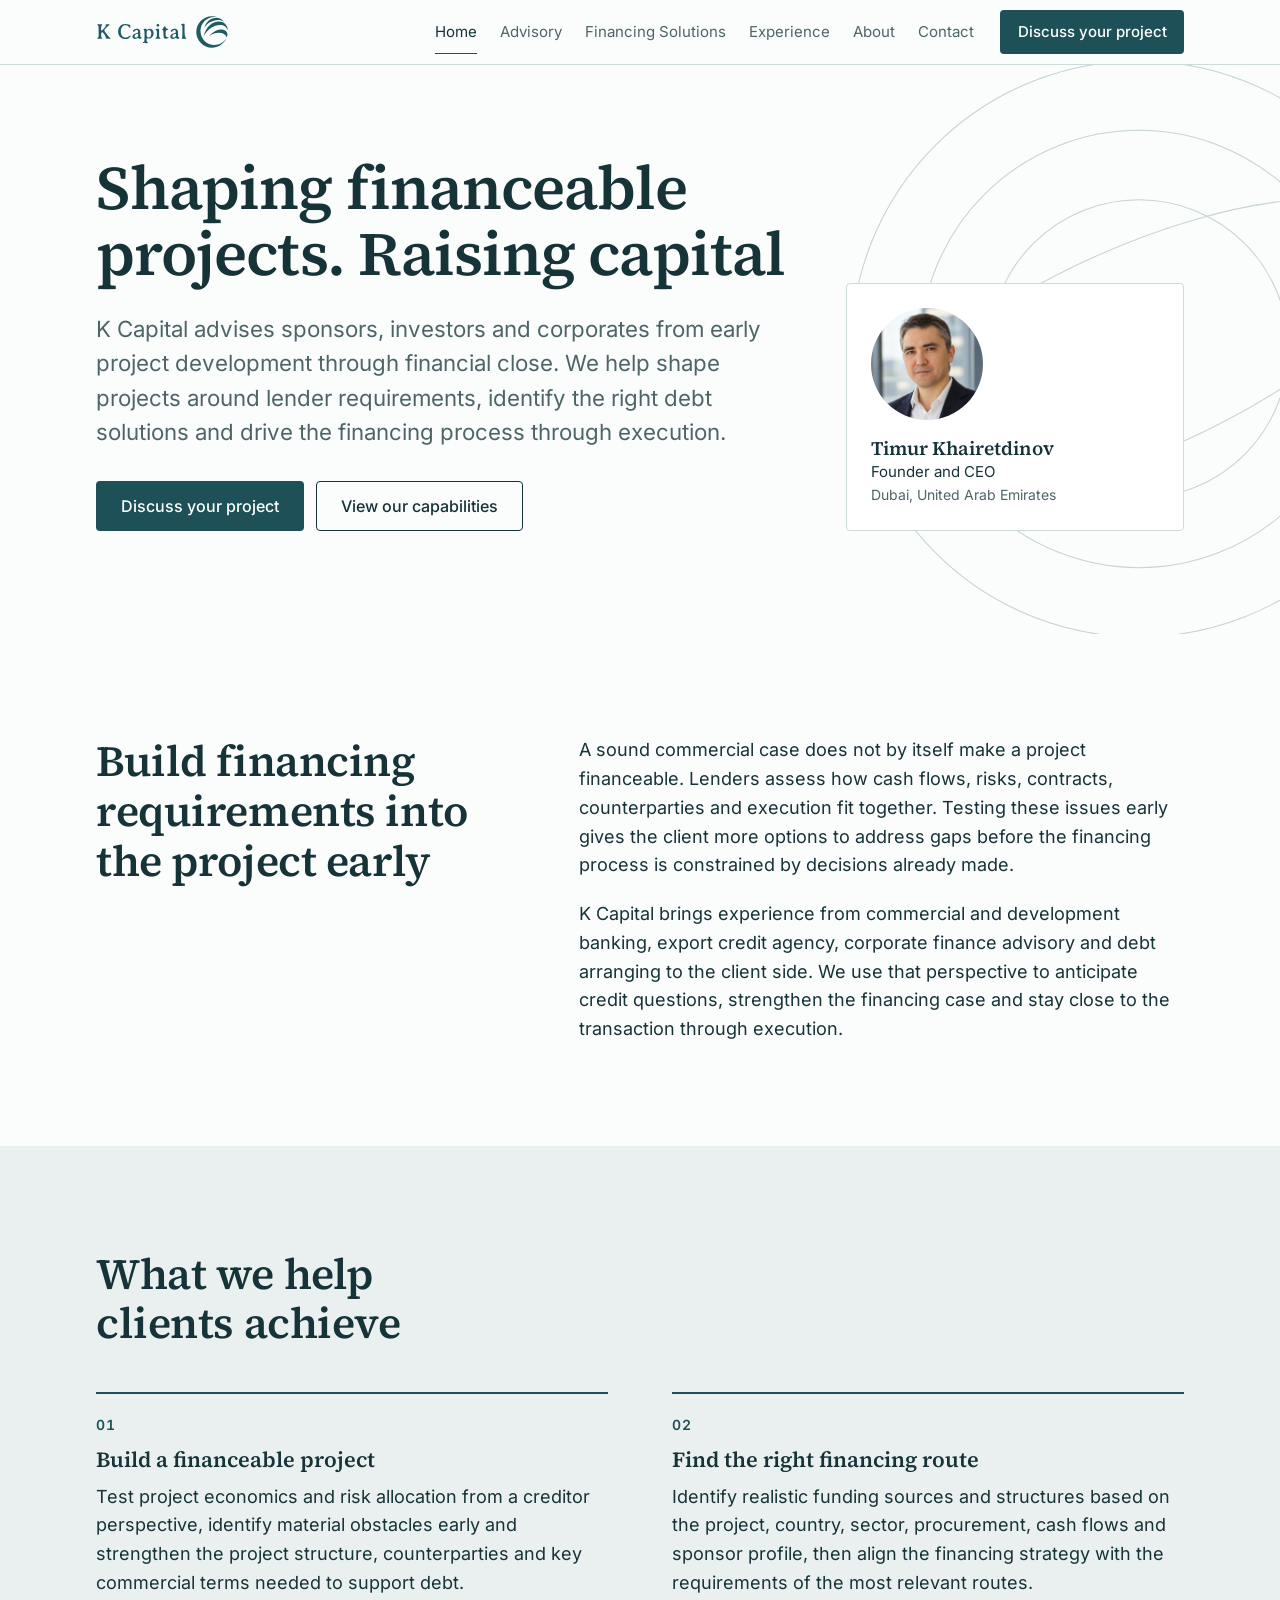
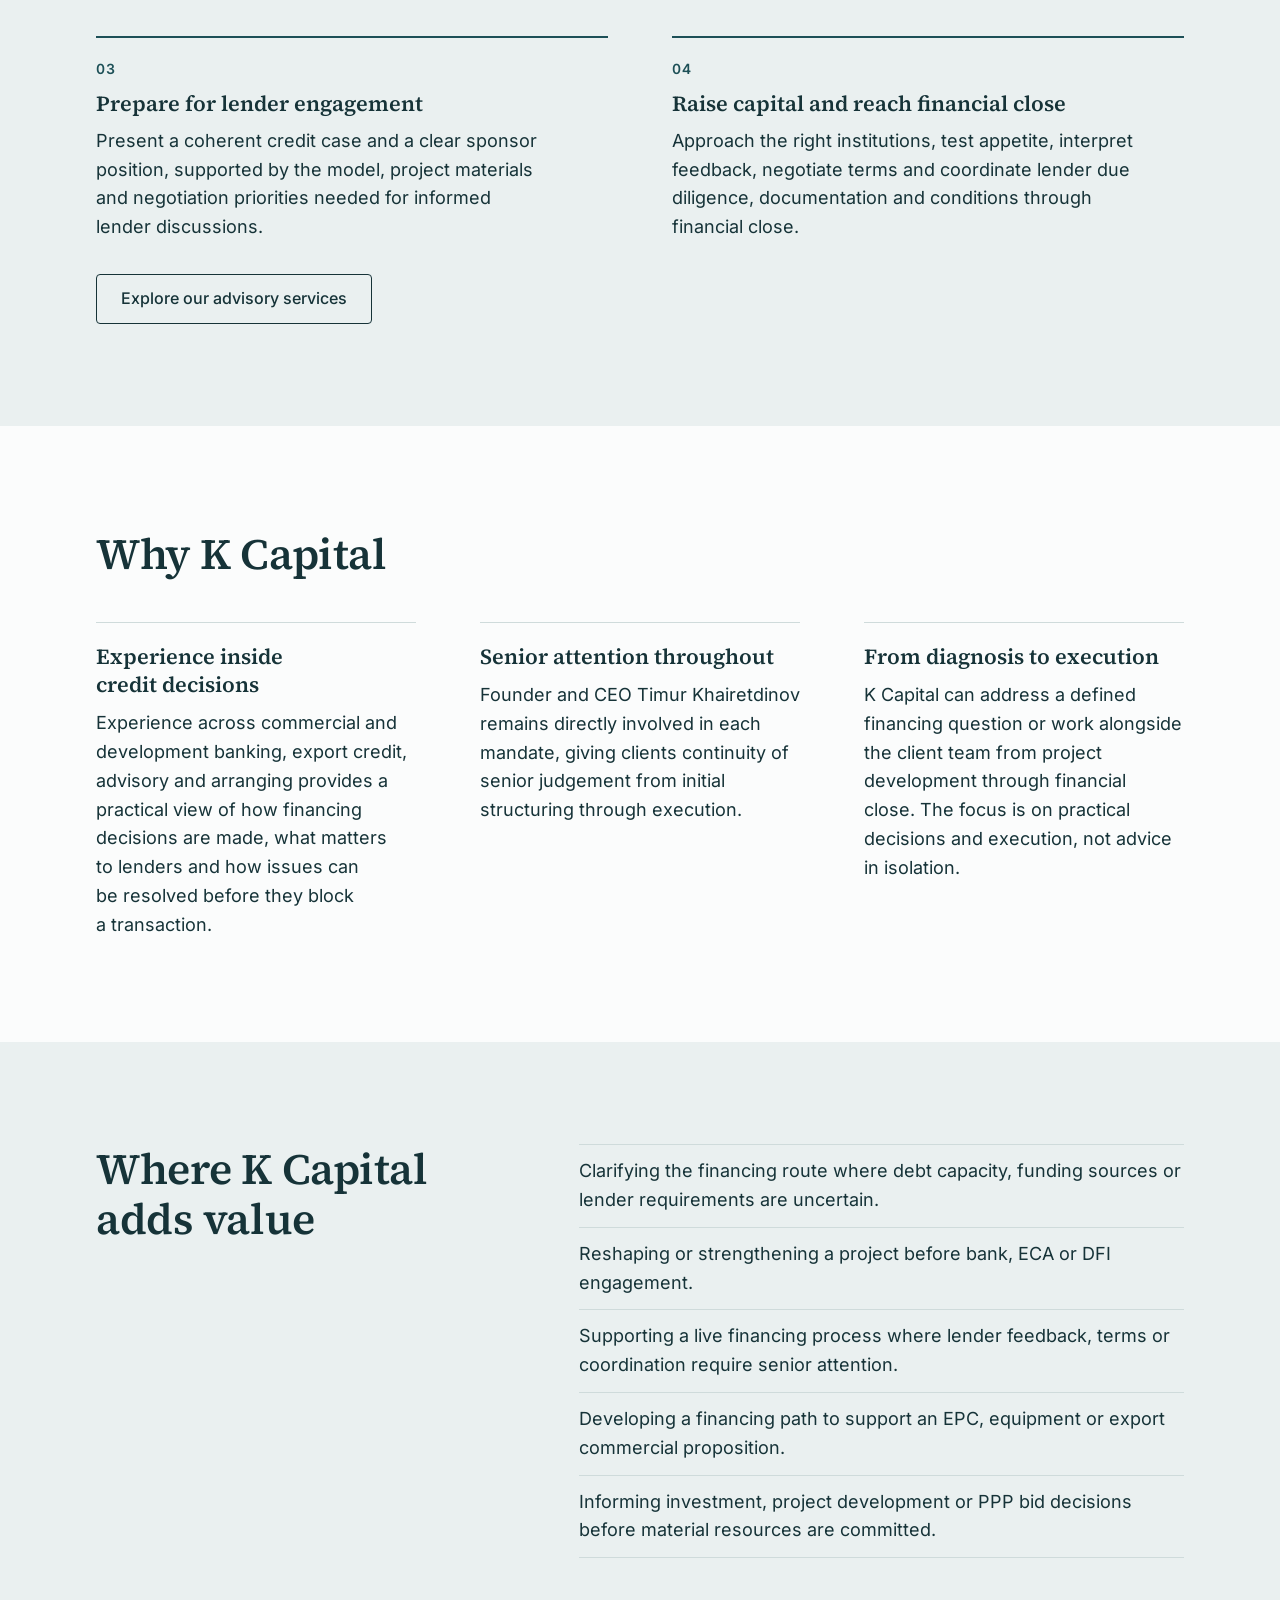
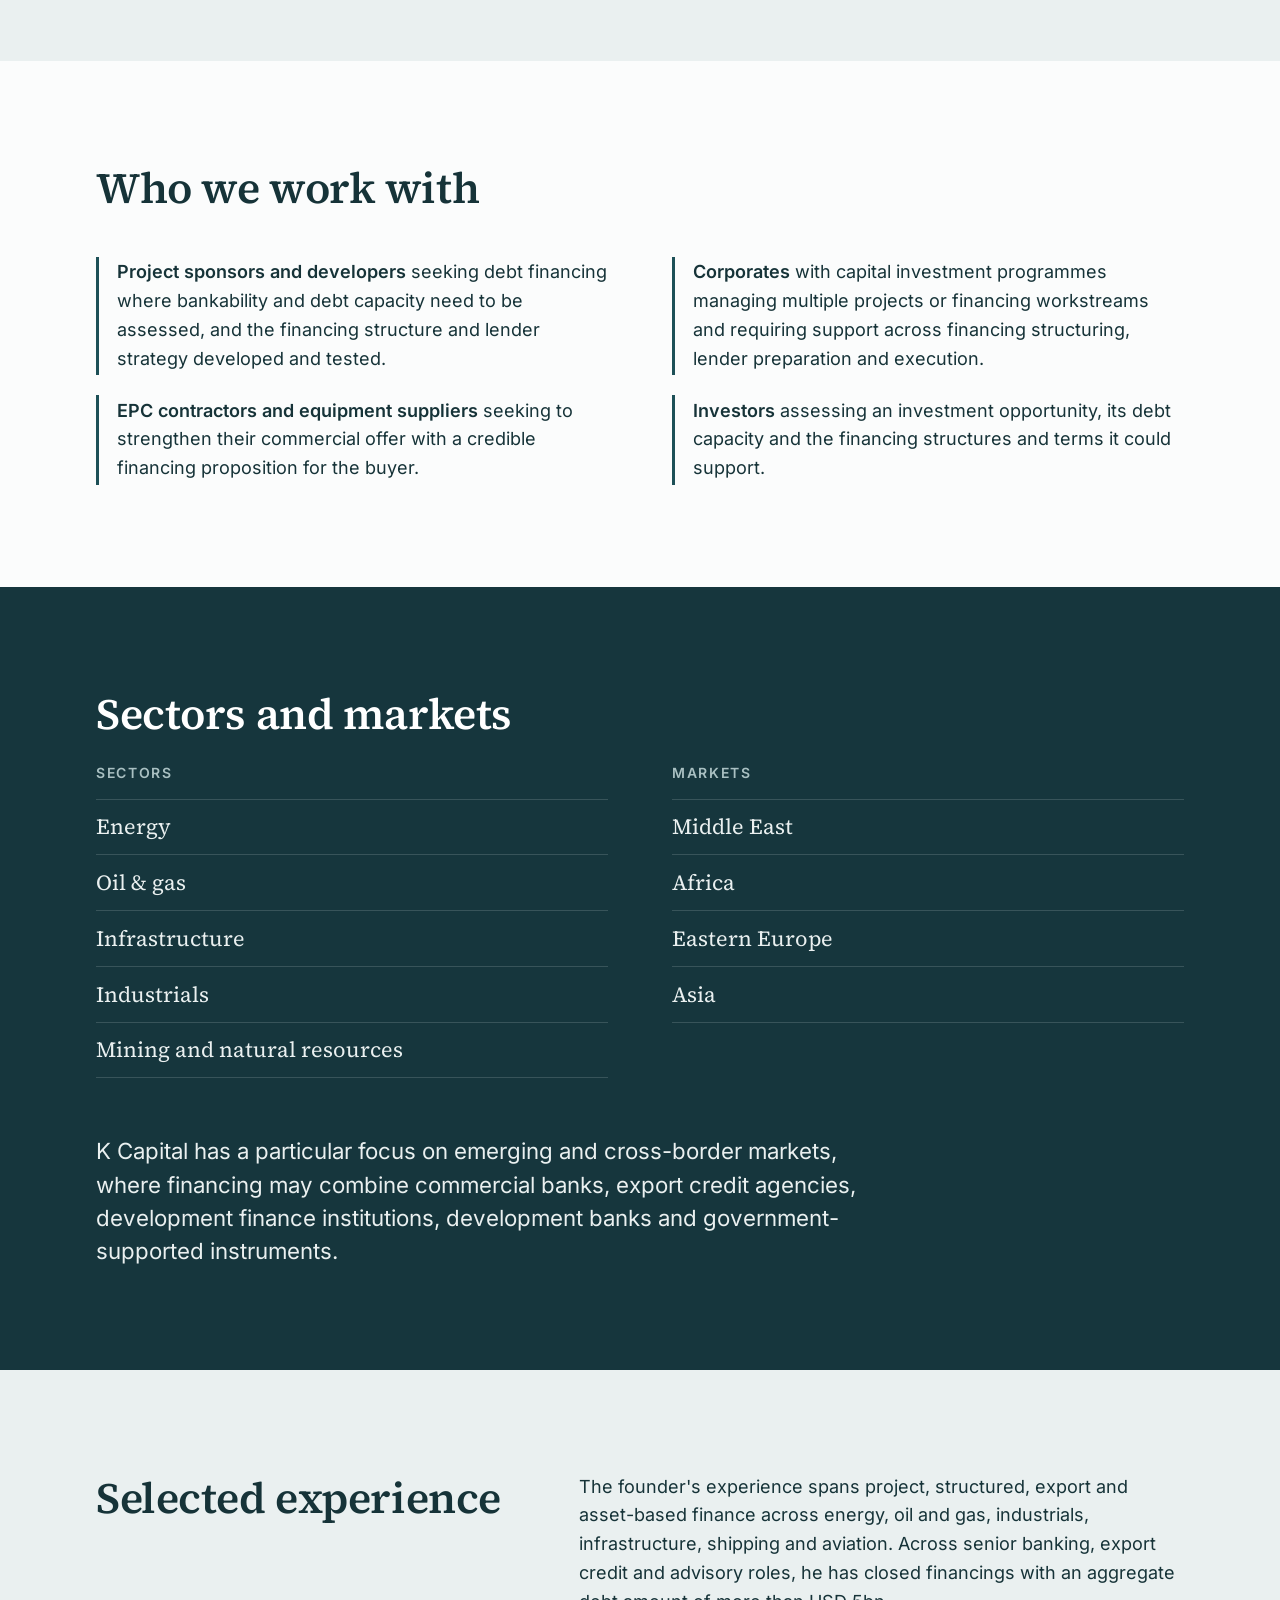
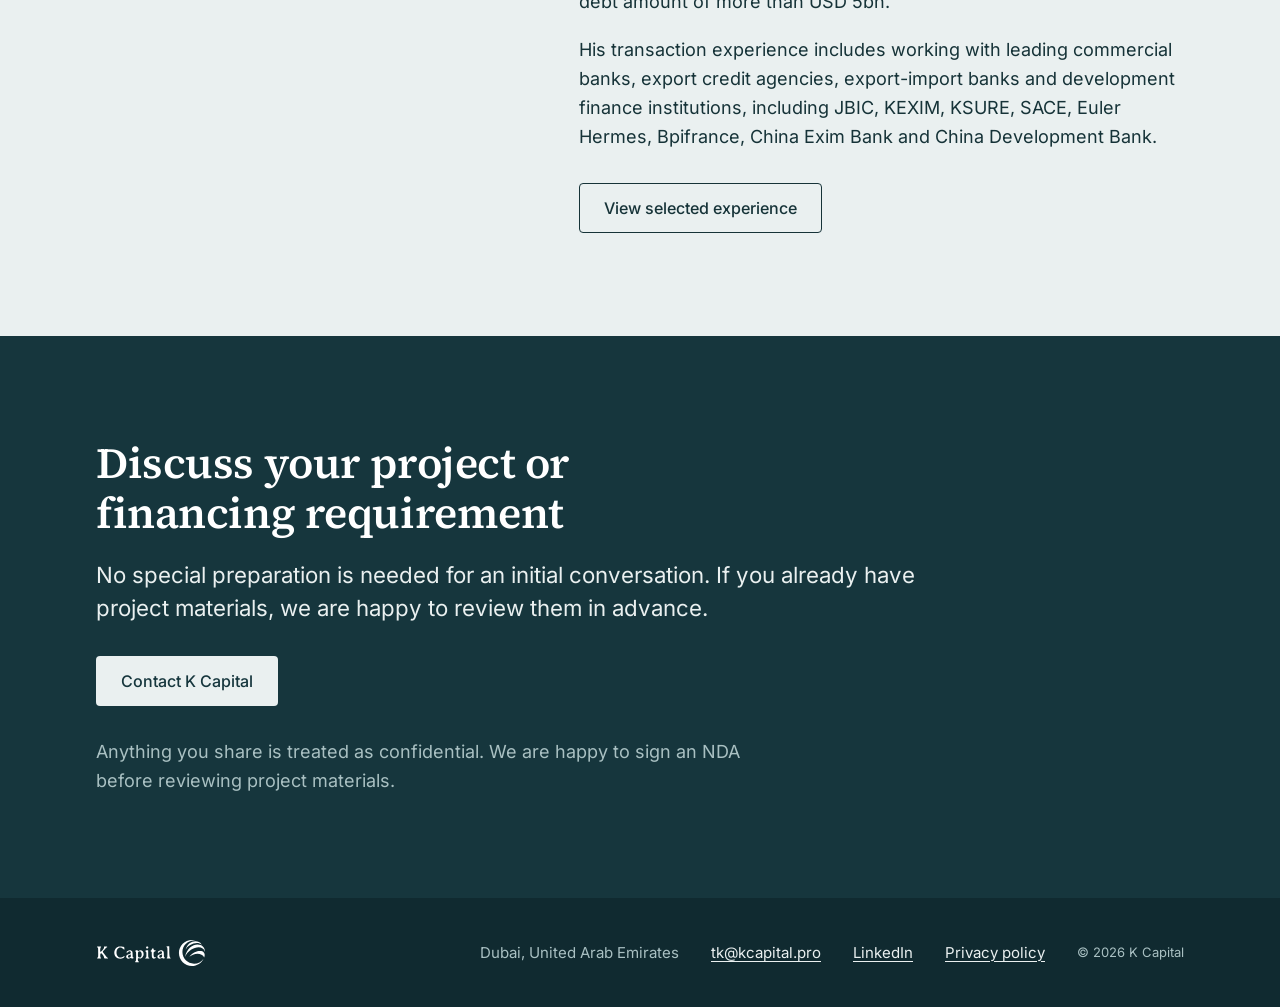
<file: docs/index.html>
<!DOCTYPE html>
<html lang="en" class="no-js">
<head>
  <meta charset="utf-8">
  <meta name="viewport" content="width=device-width, initial-scale=1">

  <!-- ====================== Мета ======================
       Заголовок вкладки и описание для мессенджеров. Тексты из документа VER 6. -->
  <title>K Capital | Shaping financeable projects. Raising capital</title>
  <meta name="description" content="K Capital advises sponsors, investors and corporates from early project development through financial close. We help shape projects around lender requirements, identify the right debt solutions and drive the financing process through execution.">

  <!-- Сайт закрыт от поисковиков (ещё robots.txt).
       Открывать только по просьбе Тимура. -->
  <meta name="robots" content="noindex, nofollow">

  <meta property="og:type" content="website">
  <meta property="og:site_name" content="K Capital">
  <meta property="og:title" content="K Capital">
  <meta property="og:description" content="Shaping financeable projects. Raising capital.">
  <meta name="theme-color" content="#FBFCFC">

  <link rel="icon" href="assets/favicon.svg" type="image/svg+xml">
  <link rel="preload" href="assets/fonts/source-serif-4-latin-600-normal.woff2" as="font" type="font/woff2" crossorigin>
  <link rel="preload" href="assets/fonts/inter-latin-400-normal.woff2" as="font" type="font/woff2" crossorigin>
  <link rel="stylesheet" href="style.css">
  <script>document.documentElement.classList.remove('no-js');</script>
</head>
<body>

  <a class="skip" href="#main">Skip to content</a>

  <!-- ====================== Шапка (одинаковая на всех страницах) ======================
       Меняешь пункт меню или кнопку — поменяй во всех файлах *.html.
       aria-current="page" стоит у пункта текущей страницы (в обоих меню).
       Ссылка кнопки Discuss your project задаётся в script.js (bookingUrl). -->
  <header class="nav">
    <div class="nav__inner">
      <a class="brand" href="index.html"><img src="assets/img/kcapital-logo.svg" alt="K Capital" width="845" height="216"></a>
      <nav class="nav__links" aria-label="Main">
        <a href="index.html" aria-current="page">Home</a>
        <a href="advisory.html">Advisory</a>
        <a href="financing.html">Financing Solutions</a>
        <a href="experience.html">Experience</a>
        <a href="about.html">About</a>
        <a href="contact.html">Contact</a>
      </nav>
      <a class="btn btn--solid btn--sm nav__cta" href="contact.html" data-booking>Discuss your project</a>
      <details class="menu">
        <summary class="menu__toggle"><span class="menu__icon" aria-hidden="true"></span>Menu</summary>
        <nav class="menu__panel" aria-label="Main">
          <a href="index.html" aria-current="page">Home</a>
          <a href="advisory.html">Advisory</a>
          <a href="financing.html">Financing Solutions</a>
          <a href="experience.html">Experience</a>
          <a href="about.html">About</a>
          <a href="contact.html">Contact</a>
          <a class="btn btn--solid" href="contact.html" data-booking>Discuss your project</a>
        </nav>
      </details>
    </div>
  </header>

  <main id="main">

    <!-- ====================== 1. Hero ====================== -->
    <section class="hero">
      <div class="container hero__grid">
        <div class="hero__body">
          <h1 class="hero__title">Shaping financeable projects. Raising capital</h1>
          <p class="hero__lead">K Capital advises sponsors, investors and corporates from early project development through financial close. We help shape projects around lender requirements, identify the right debt solutions and drive the financing process through execution.</p>
          <div class="btns">
            <a class="btn btn--solid" href="contact.html" data-booking>Discuss your project</a>
            <a class="btn btn--ghost" href="advisory.html">View our capabilities</a>
          </div>
        </div>

        <!-- Карточка основателя. Фото: файлы timur-240.jpg и timur-480.jpg. -->
        <aside class="founder-card" aria-label="Founder">
          <div class="founder-card__photo"><img src="assets/img/timur-240.jpg" srcset="assets/img/timur-240.jpg 240w, assets/img/timur-480.jpg 480w" sizes="112px" alt="Timur Khairetdinov" width="240" height="240" fetchpriority="high"></div>
          <div>
            <p class="founder-card__name">Timur Khairetdinov</p>
            <p class="founder-card__role">Founder and CEO</p>
            <p class="founder-card__place">Dubai, United Arab Emirates</p>
          </div>
        </aside>
      </div>
      <svg class="hero__orbit" viewBox="0 0 600 600" aria-hidden="true" focusable="false">
        <circle cx="300" cy="300" r="140"/><circle cx="300" cy="300" r="205"/><circle cx="300" cy="300" r="270"/>
        <ellipse cx="300" cy="300" rx="270" ry="96" transform="rotate(-24 300 300)"/>
      </svg>
    </section>

    <!-- ====================== 2. Build financing requirements into the project early ====================== -->
    <section class="section" id="early">
      <div class="container split">
        <h2 class="h2">Build financing requirements into the project early</h2>
        <div class="prose">
          <p>A sound commercial case does not by itself make a project financeable. Lenders assess how cash flows, risks, contracts, counterparties and execution fit together. Testing these issues early gives the client more options to address gaps before the financing process is constrained by decisions already made.</p>
          <p>K Capital brings experience from commercial and development banking, export credit agency, corporate finance advisory and debt arranging to the client side. We use that perspective to anticipate credit questions, strengthen the financing case and stay close to the transaction through execution.</p>
        </div>
      </div>
    </section>

    <!-- ====================== 3. What we help clients achieve ======================
         Четыре шага. Подробно каждый шаг расписан на странице advisory.html. -->
    <section class="section section--alt" id="achieve">
      <div class="container">
        <h2 class="h2 head">What we help clients achieve</h2>
        <ol class="steps">
          <li class="step">
            <p class="step__num">01</p>
            <h3 class="step__title">Build a financeable project</h3>
            <p>Test project economics and risk allocation from a creditor perspective, identify material obstacles early and strengthen the project structure, counterparties and key commercial terms needed to support debt.</p>
          </li>
          <li class="step">
            <p class="step__num">02</p>
            <h3 class="step__title">Find the right financing route</h3>
            <p>Identify realistic funding sources and structures based on the project, country, sector, procurement, cash flows and sponsor profile, then align the financing strategy with the requirements of the most relevant routes.</p>
          </li>
          <li class="step">
            <p class="step__num">03</p>
            <h3 class="step__title">Prepare for lender engagement</h3>
            <p>Present a coherent credit case and a clear sponsor position, supported by the model, project materials and negotiation priorities needed for informed lender discussions.</p>
          </li>
          <li class="step">
            <p class="step__num">04</p>
            <h3 class="step__title">Raise capital and reach financial close</h3>
            <p>Approach the right institutions, test appetite, interpret feedback, negotiate terms and coordinate lender due diligence, documentation and conditions through financial close.</p>
          </li>
        </ol>
        <div class="btns">
          <a class="btn btn--ghost" href="advisory.html">Explore our advisory services</a>
        </div>
      </div>
    </section>

    <!-- ====================== 4. Why K Capital ====================== -->
    <section class="section" id="why">
      <div class="container">
        <h2 class="h2 head">Why K Capital</h2>
        <div class="points points--3">
          <article class="point">
            <h3>Experience inside credit decisions</h3>
            <p>Experience across commercial and development banking, export credit, advisory and arranging provides a practical view of how financing decisions are made, what matters to lenders and how issues can be resolved before they block a transaction.</p>
          </article>
          <article class="point">
            <h3>Senior attention throughout</h3>
            <p>Founder and CEO Timur Khairetdinov remains directly involved in each mandate, giving clients continuity of senior judgement from initial structuring through execution.</p>
          </article>
          <article class="point">
            <h3>From diagnosis to execution</h3>
            <p>K Capital can address a defined financing question or work alongside the client team from project development through financial close. The focus is on practical decisions and execution, not advice in isolation.</p>
          </article>
        </div>
      </div>
    </section>

    <!-- ====================== 5. Where K Capital adds value ====================== -->
    <section class="section section--alt" id="value">
      <div class="container split">
        <h2 class="h2">Where K Capital adds value</h2>
        <ul class="list">
          <li>Clarifying the financing route where debt capacity, funding sources or lender requirements are uncertain.</li>
          <li>Reshaping or strengthening a project before bank, ECA or DFI engagement.</li>
          <li>Supporting a live financing process where lender feedback, terms or coordination require senior attention.</li>
          <li>Developing a financing path to support an EPC, equipment or export commercial proposition.</li>
          <li>Informing investment, project development or PPP bid decisions before material resources are committed.</li>
        </ul>
      </div>
    </section>

    <!-- ====================== 6. Who we work with ====================== -->
    <section class="section" id="clients">
      <div class="container">
        <h2 class="h2 head">Who we work with</h2>
        <ul class="clients">
          <li><strong>Project sponsors and developers</strong> seeking debt financing where bankability and debt capacity need to be assessed, and the financing structure and lender strategy developed and tested.</li>
          <li><strong>Corporates</strong> with capital investment programmes managing multiple projects or financing workstreams and requiring support across financing structuring, lender preparation and execution.</li>
          <li><strong>EPC contractors and equipment suppliers</strong> seeking to strengthen their commercial offer with a credible financing proposition for the buyer.</li>
          <li><strong>Investors</strong> assessing an investment opportunity, its debt capacity and the financing structures and terms it could support.</li>
        </ul>
      </div>
    </section>

    <!-- ====================== 7. Sectors and markets (тёмный блок) ====================== -->
    <section class="section section--dark" id="sectors">
      <div class="container">
        <h2 class="h2">Sectors and markets</h2>
        <div class="columns">
          <div>
            <h3 class="list-title">Sectors</h3>
            <ul class="list">
              <li>Energy</li>
              <li>Oil &amp; gas</li>
              <li>Infrastructure</li>
              <li>Industrials</li>
              <li>Mining and natural resources</li>
            </ul>
          </div>
          <div>
            <h3 class="list-title">Markets</h3>
            <ul class="list">
              <li>Middle East</li>
              <li>Africa</li>
              <li>Eastern Europe</li>
              <li>Asia</li>
            </ul>
          </div>
        </div>
        <p class="lead lead--narrow">K Capital has a particular focus on emerging and cross-border markets, where financing may combine commercial banks, export credit agencies, development finance institutions, development banks and government-supported instruments.</p>
      </div>
    </section>

    <!-- ====================== 8. Selected experience ======================
         Коротко. Список сделок — на странице experience.html. -->
    <section class="section section--alt" id="experience">
      <div class="container split">
        <h2 class="h2">Selected experience</h2>
        <div class="prose">
          <p>The founder's experience spans project, structured, export and asset-based finance across energy, oil and gas, industrials, infrastructure, shipping and aviation. Across senior banking, export credit and advisory roles, he has closed financings with an aggregate debt amount of more than USD 5bn.</p>
          <p>His transaction experience includes working with leading commercial banks, export credit agencies, export-import banks and development finance institutions, including JBIC, KEXIM, KSURE, SACE, Euler Hermes, Bpifrance, China Exim Bank and China Development Bank.</p>
          <div class="btns">
            <a class="btn btn--ghost" href="experience.html">View selected experience</a>
          </div>
        </div>
      </div>
    </section>

    <!-- ====================== 9. Closing (тёмный блок) ====================== -->
    <section class="section section--dark closing" id="closing">
      <div class="container">
        <h2 class="h2 h2--wide">Discuss your project or financing requirement</h2>
        <p class="lead lead--narrow">No special preparation is needed for an initial conversation. If you already have project materials, we are happy to review them in advance.</p>
        <div class="btns">
          <a class="btn btn--light" href="contact.html">Contact K Capital</a>
        </div>
        <p class="note">Anything you share is treated as confidential. We are happy to sign an NDA before reviewing project materials.</p>
      </div>
    </section>

  </main>

  <!-- ====================== Подвал (одинаковый на всех страницах) ====================== -->
  <footer class="footer">
    <div class="container footer__inner">
      <p class="brand brand--footer"><img src="assets/img/kcapital-logo-white.svg" alt="K Capital" width="845" height="216"></p>
      <p>Dubai, United Arab Emirates</p>
      <p><a data-email data-email-text href="contact.html">tk [at] kcapital.pro</a></p>
      <p><a href="https://www.linkedin.com/in/timur-khairetdinov/" rel="noopener">LinkedIn</a></p>
      <p><a href="privacy.html">Privacy policy</a></p>
      <p class="footer__copy">&copy; <span id="year">2026</span> K Capital</p>
    </div>
  </footer>

  <script src="script.js" defer></script>
</body>
</html>
</file>
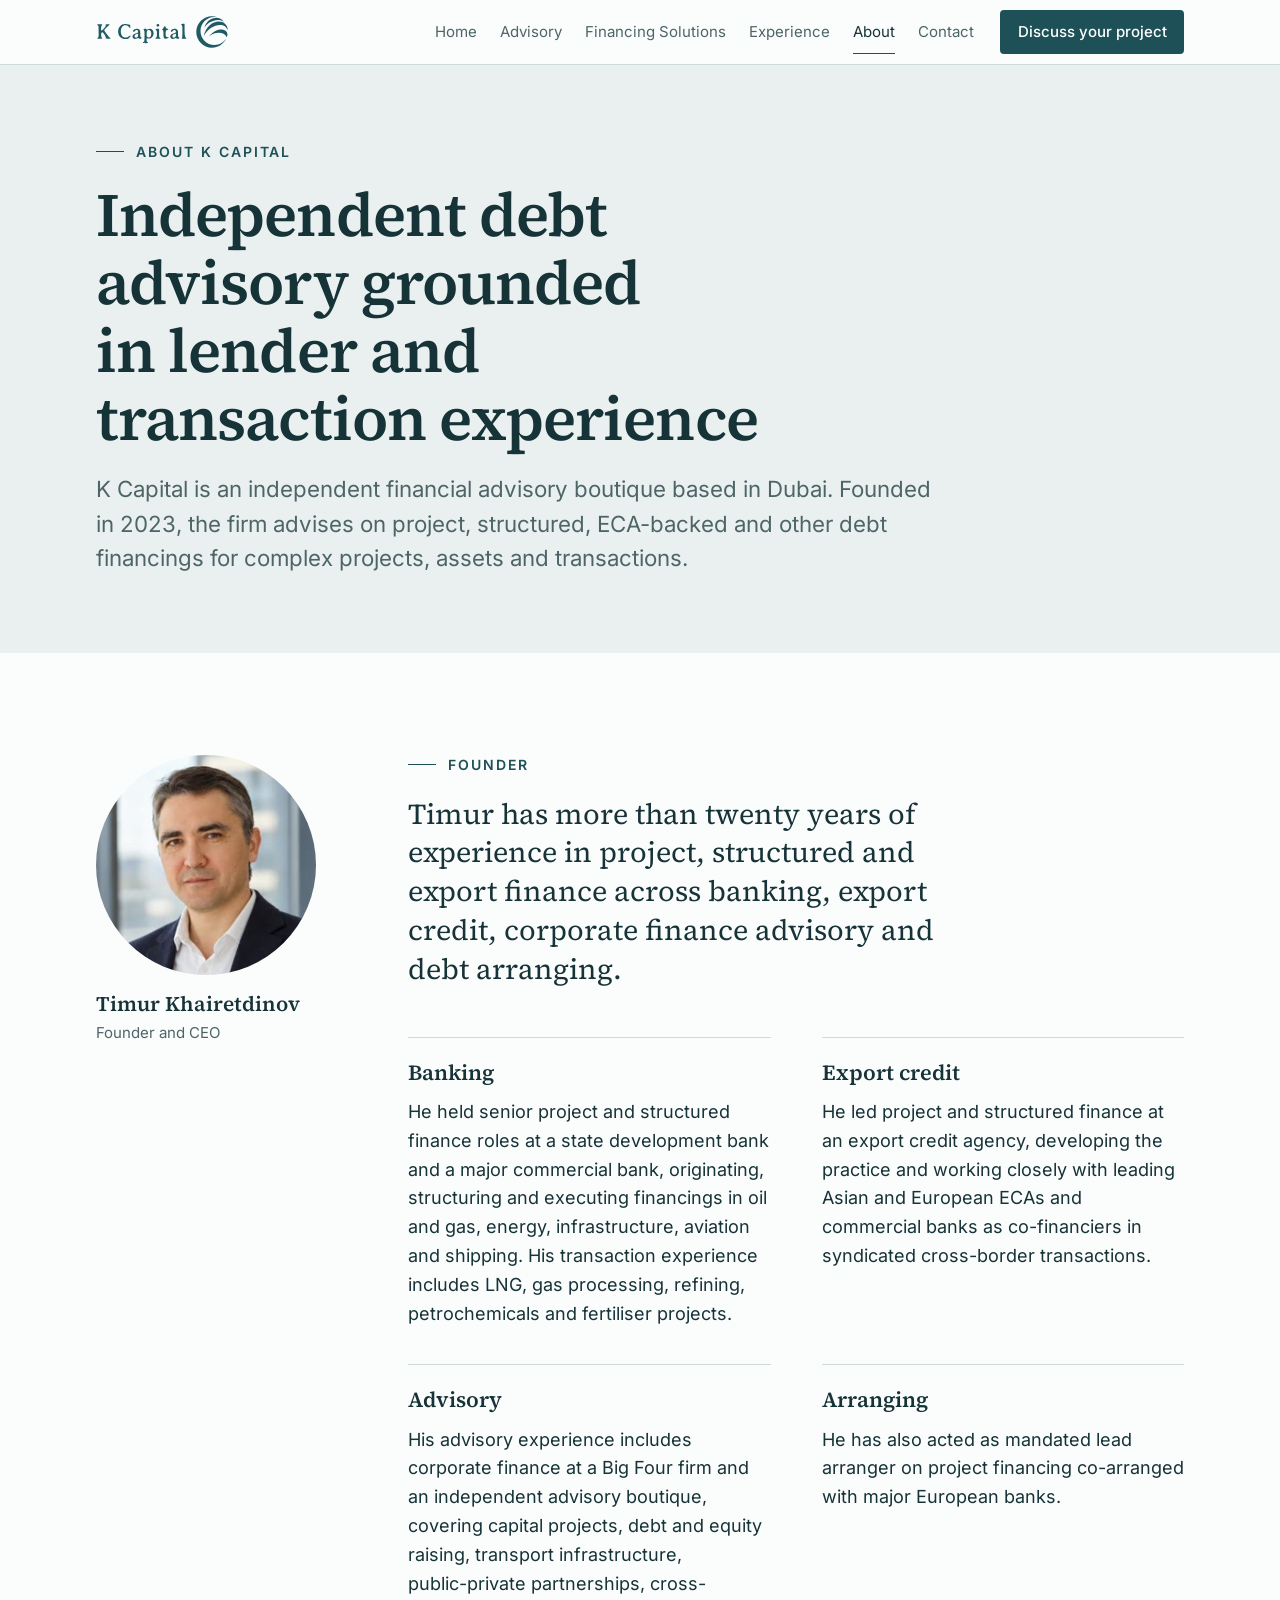
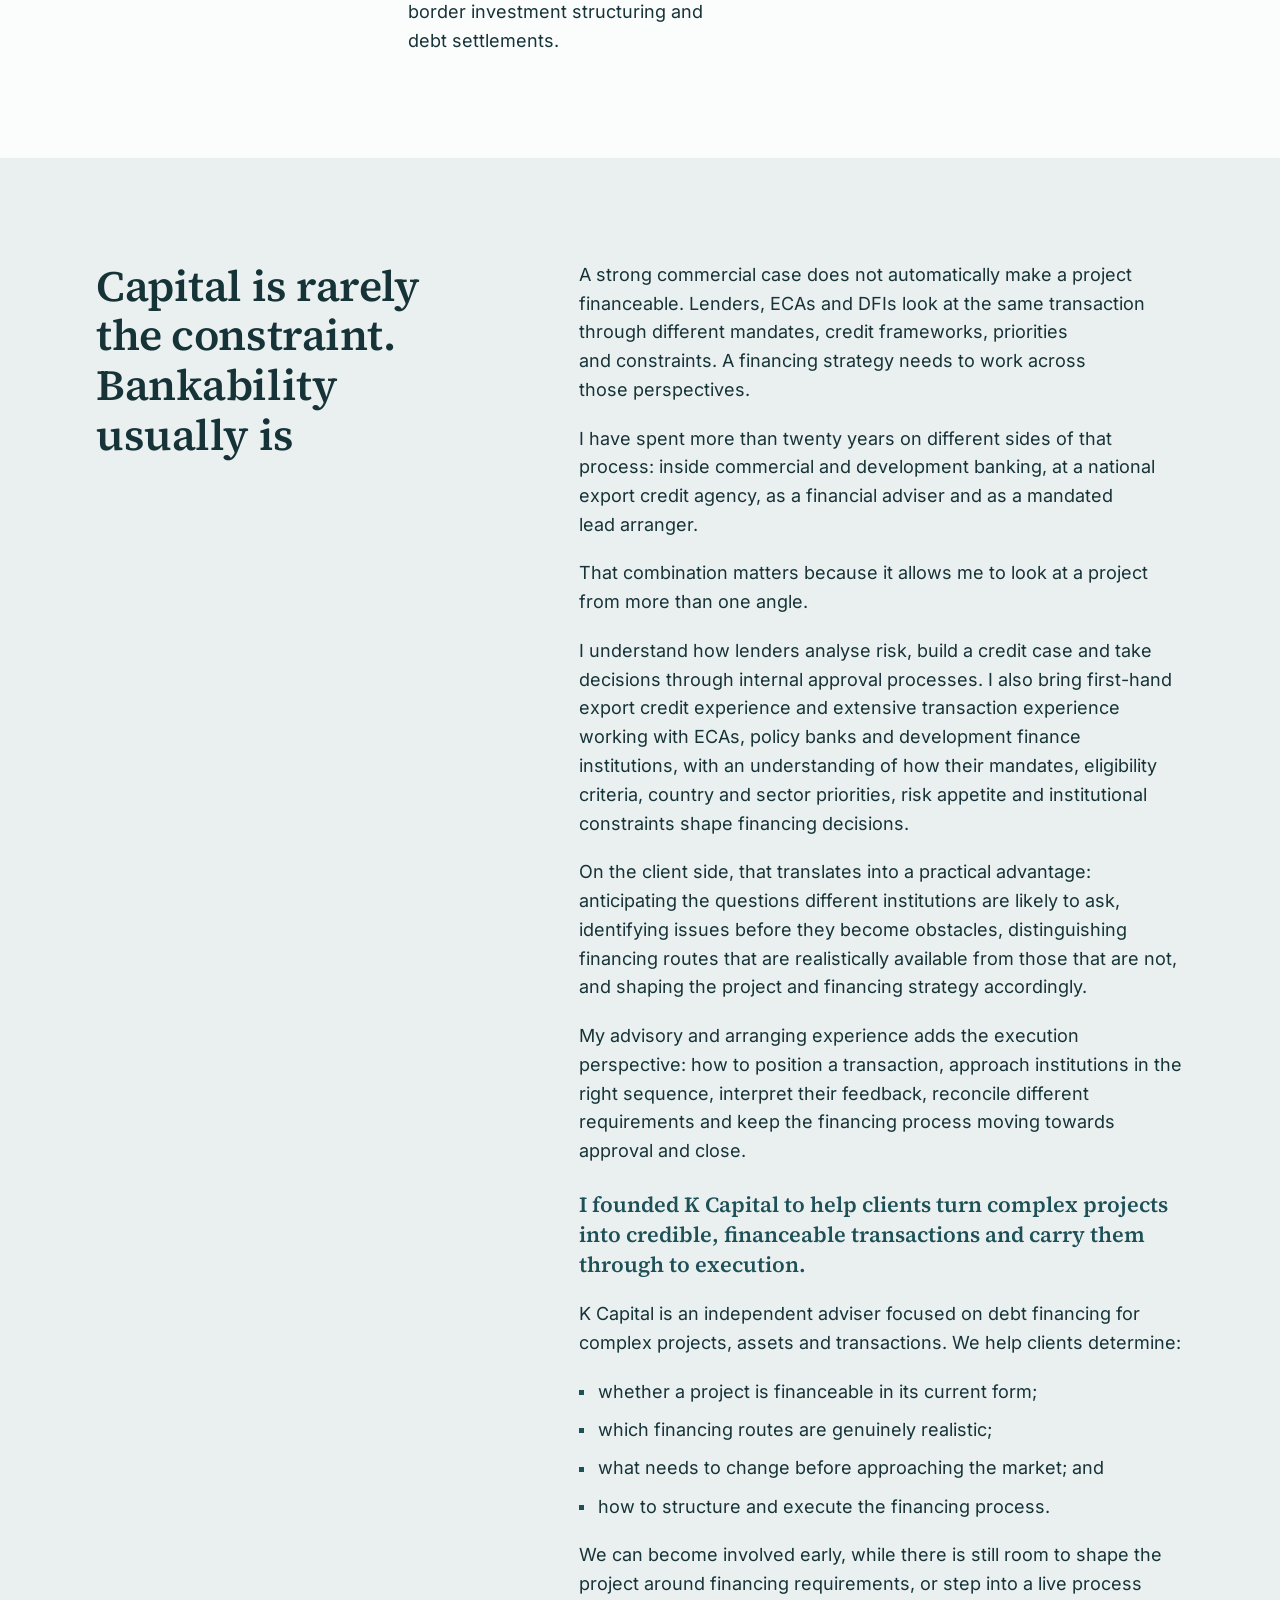
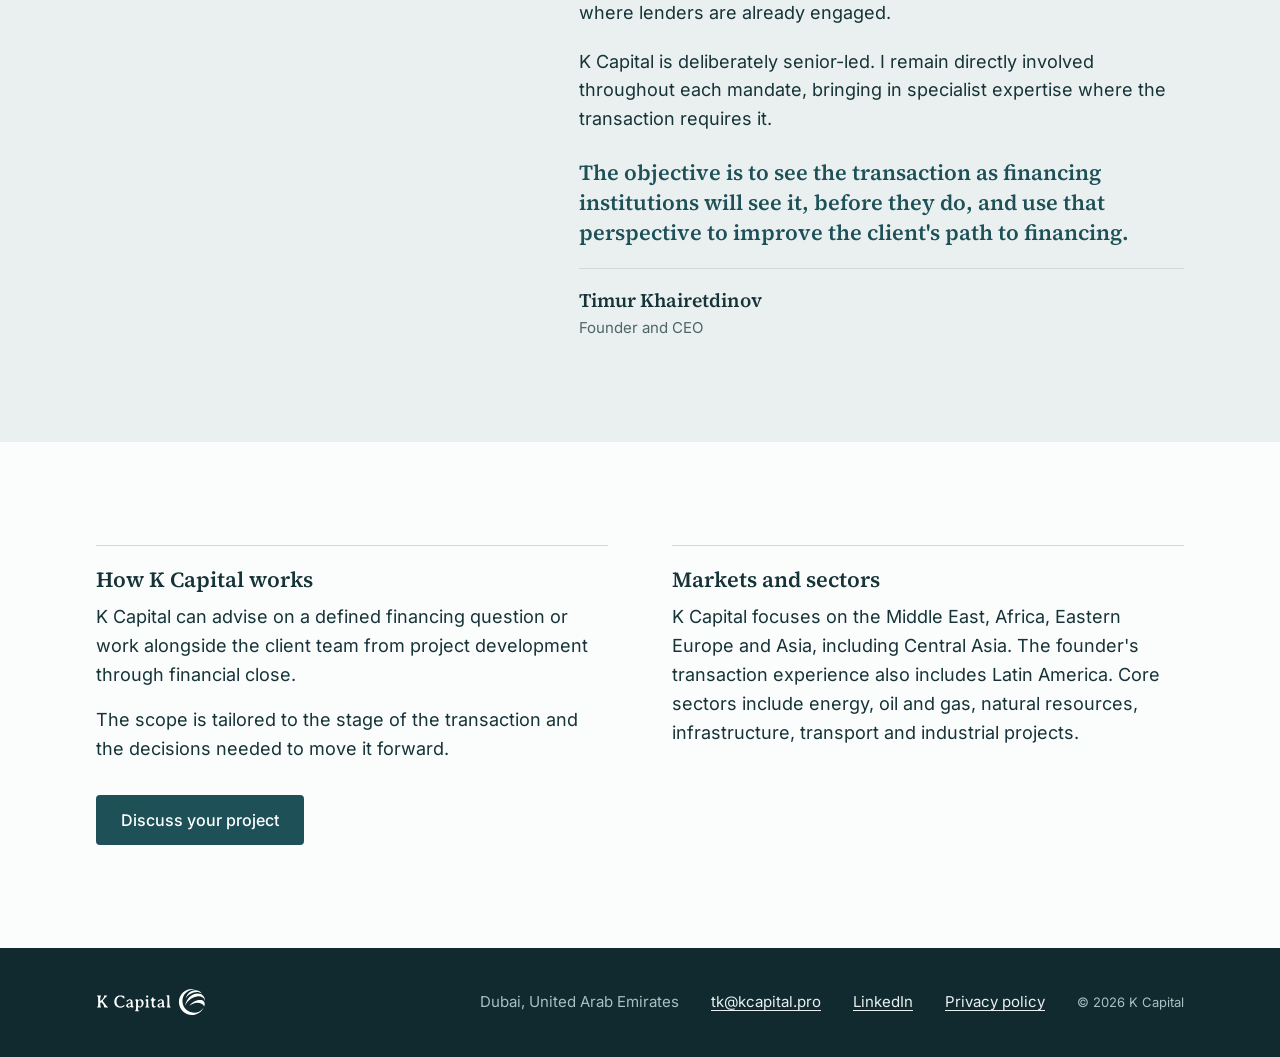
<file: docs/about.html>
<!DOCTYPE html>
<html lang="en" class="no-js">
<head>
  <meta charset="utf-8">
  <meta name="viewport" content="width=device-width, initial-scale=1">
  <title>About K Capital</title>
  <meta name="description" content="K Capital is an independent financial advisory boutique based in Dubai. Founded in 2023, the firm advises on project, structured, ECA-backed and other debt financings for complex projects, assets and transactions.">

  <!-- Сайт закрыт от поисковиков (ещё robots.txt). Открывать только по просьбе Тимура. -->
  <meta name="robots" content="noindex, nofollow">

  <meta property="og:type" content="website">
  <meta property="og:site_name" content="K Capital">
  <meta property="og:title" content="About K Capital">
  <meta property="og:description" content="Independent debt advisory grounded in lender and transaction experience.">
  <meta name="theme-color" content="#FBFCFC">

  <link rel="icon" href="assets/favicon.svg" type="image/svg+xml">
  <link rel="preload" href="assets/fonts/source-serif-4-latin-600-normal.woff2" as="font" type="font/woff2" crossorigin>
  <link rel="preload" href="assets/fonts/inter-latin-400-normal.woff2" as="font" type="font/woff2" crossorigin>
  <link rel="stylesheet" href="style.css">
  <script>document.documentElement.classList.remove('no-js');</script>
</head>
<body>

  <a class="skip" href="#main">Skip to content</a>

  <!-- ====================== Шапка (одинаковая на всех страницах) ======================
       Меняешь пункт меню или кнопку — поменяй во всех файлах *.html.
       aria-current="page" стоит у пункта текущей страницы (в обоих меню).
       Ссылка кнопки Discuss your project задаётся в script.js (bookingUrl). -->
  <header class="nav">
    <div class="nav__inner">
      <a class="brand" href="index.html"><img src="assets/img/kcapital-logo.svg" alt="K Capital" width="845" height="216"></a>
      <nav class="nav__links" aria-label="Main">
        <a href="index.html">Home</a>
        <a href="advisory.html">Advisory</a>
        <a href="financing.html">Financing Solutions</a>
        <a href="experience.html">Experience</a>
        <a href="about.html" aria-current="page">About</a>
        <a href="contact.html">Contact</a>
      </nav>
      <a class="btn btn--solid btn--sm nav__cta" href="contact.html" data-booking>Discuss your project</a>
      <details class="menu">
        <summary class="menu__toggle"><span class="menu__icon" aria-hidden="true"></span>Menu</summary>
        <nav class="menu__panel" aria-label="Main">
          <a href="index.html">Home</a>
          <a href="advisory.html">Advisory</a>
          <a href="financing.html">Financing Solutions</a>
          <a href="experience.html">Experience</a>
          <a href="about.html" aria-current="page">About</a>
          <a href="contact.html">Contact</a>
          <a class="btn btn--solid" href="contact.html" data-booking>Discuss your project</a>
        </nav>
      </details>
    </div>
  </header>

  <!-- В документе VER 6 две страницы «About K Capital»: Page 2 (письмо основателя от первого лица)
       и Page 6 (о компании и биография). Здесь они собраны в одну страницу:
       hero и биография из Page 6, затем письмо из Page 2, затем остальное из Page 6. -->
  <main id="main">

    <!-- ====================== 1. Hero (Page 6) ====================== -->
    <section class="page-hero">
      <div class="container">
        <p class="eyebrow">About K Capital</p>
        <h1 class="page-hero__title">Independent debt advisory grounded in lender and transaction experience</h1>
        <p class="page-hero__lead">K Capital is an independent financial advisory boutique based in Dubai. Founded in 2023, the firm advises on project, structured, ECA-backed and other debt financings for complex projects, assets and transactions.</p>
      </div>
    </section>

    <!-- ====================== 2. Founder (Page 6) ======================
         Фото: те же файлы, что на главной. -->
    <section class="section" id="founder">
      <div class="container about">
        <aside class="about__person">
          <div class="about__photo"><img src="assets/img/timur-480.jpg" srcset="assets/img/timur-240.jpg 240w, assets/img/timur-480.jpg 480w" sizes="(min-width: 980px) 220px, 96px" alt="Timur Khairetdinov" width="480" height="480" decoding="async"></div>
          <p class="about__name">Timur Khairetdinov</p>
          <p class="about__role">Founder and CEO</p>
        </aside>
        <div class="about__body">
          <h2 class="eyebrow">Founder</h2>
          <p class="lead">Timur has more than twenty years of experience in project, structured and export finance across banking, export credit, corporate finance advisory and debt arranging.</p>
          <div class="roles">
            <article class="role">
              <h3>Banking</h3>
              <p>He held senior project and structured finance roles at a state development bank and a major commercial bank, originating, structuring and executing financings in oil and gas, energy, infrastructure, aviation and shipping. His transaction experience includes LNG, gas processing, refining, petrochemicals and fertiliser projects.</p>
            </article>
            <article class="role">
              <h3>Export credit</h3>
              <p>He led project and structured finance at an export credit agency, developing the practice and working closely with leading Asian and European ECAs and commercial banks as co-financiers in syndicated cross-border transactions.</p>
            </article>
            <article class="role">
              <h3>Advisory</h3>
              <p>His advisory experience includes corporate finance at a Big Four firm and an independent advisory boutique, covering capital projects, debt and equity raising, transport infrastructure, public-private partnerships, cross-border investment structuring and debt settlements.</p>
            </article>
            <article class="role">
              <h3>Arranging</h3>
              <p>He has also acted as mandated lead arranger on project financing co-arranged with major European banks.</p>
            </article>
          </div>
        </div>
      </div>
    </section>

    <!-- ====================== 3. Письмо основателя (Page 2) ======================
         Жирные фразы документа оформлены классом emph. Подпись собрана из имени и должности. -->
    <section class="section section--alt" id="letter">
      <div class="container split">
        <h2 class="h2 sticky">Capital is rarely the constraint. Bankability usually is</h2>
        <div class="prose">
          <p>A strong commercial case does not automatically make a project financeable. Lenders, ECAs and DFIs look at the same transaction through different mandates, credit frameworks, priorities and constraints. A financing strategy needs to work across those perspectives.</p>
          <p>I have spent more than twenty years on different sides of that process: inside commercial and development banking, at a national export credit agency, as a financial adviser and as a mandated lead arranger.</p>
          <p>That combination matters because it allows me to look at a project from more than one angle.</p>
          <p>I understand how lenders analyse risk, build a credit case and take decisions through internal approval processes. I also bring first-hand export credit experience and extensive transaction experience working with ECAs, policy banks and development finance institutions, with an understanding of how their mandates, eligibility criteria, country and sector priorities, risk appetite and institutional constraints shape financing decisions.</p>
          <p>On the client side, that translates into a practical advantage: anticipating the questions different institutions are likely to ask, identifying issues before they become obstacles, distinguishing financing routes that are realistically available from those that are not, and shaping the project and financing strategy accordingly.</p>
          <p>My advisory and arranging experience adds the execution perspective: how to position a transaction, approach institutions in the right sequence, interpret their feedback, reconcile different requirements and keep the financing process moving towards approval and close.</p>
          <p class="emph">I founded K Capital to help clients turn complex projects into credible, financeable transactions and carry them through to execution.</p>
          <p>K Capital is an independent adviser focused on debt financing for complex projects, assets and transactions. We help clients determine:</p>
          <ul class="ticks">
            <li>whether a project is financeable in its current form;</li>
            <li>which financing routes are genuinely realistic;</li>
            <li>what needs to change before approaching the market; and</li>
            <li>how to structure and execute the financing process.</li>
          </ul>
          <p>We can become involved early, while there is still room to shape the project around financing requirements, or step into a live process where lenders are already engaged.</p>
          <p>K Capital is deliberately senior-led. I remain directly involved throughout each mandate, bringing in specialist expertise where the transaction requires it.</p>
          <p class="emph">The objective is to see the transaction as financing institutions will see it, before they do, and use that perspective to improve the client's path to financing.</p>
          <p class="signature"><span class="signature__name">Timur Khairetdinov</span><span class="signature__role">Founder and CEO</span></p>
        </div>
      </div>
    </section>

    <!-- ====================== 4. How K Capital works, Markets and sectors (Page 6) ====================== -->
    <section class="section" id="how">
      <div class="container">
        <div class="points">
          <article class="point">
            <h2 class="h3">How K Capital works</h2>
            <p>K Capital can advise on a defined financing question or work alongside the client team from project development through financial close.</p>
            <p>The scope is tailored to the stage of the transaction and the decisions needed to move it forward.</p>
          </article>
          <article class="point">
            <h2 class="h3">Markets and sectors</h2>
            <p>K Capital focuses on the Middle East, Africa, Eastern Europe and Asia, including Central Asia. The founder's transaction experience also includes Latin America. Core sectors include energy, oil and gas, natural resources, infrastructure, transport and industrial projects.</p>
          </article>
        </div>
        <div class="btns">
          <a class="btn btn--solid" href="contact.html" data-booking>Discuss your project</a>
        </div>
      </div>
    </section>

  </main>

  <!-- ====================== Подвал (одинаковый на всех страницах) ====================== -->
  <footer class="footer">
    <div class="container footer__inner">
      <p class="brand brand--footer"><img src="assets/img/kcapital-logo-white.svg" alt="K Capital" width="845" height="216"></p>
      <p>Dubai, United Arab Emirates</p>
      <p><a data-email data-email-text href="contact.html">tk [at] kcapital.pro</a></p>
      <p><a href="https://www.linkedin.com/in/timur-khairetdinov/" rel="noopener">LinkedIn</a></p>
      <p><a href="privacy.html">Privacy policy</a></p>
      <p class="footer__copy">&copy; <span id="year">2026</span> K Capital</p>
    </div>
  </footer>

  <script src="script.js" defer></script>
</body>
</html>
</file>
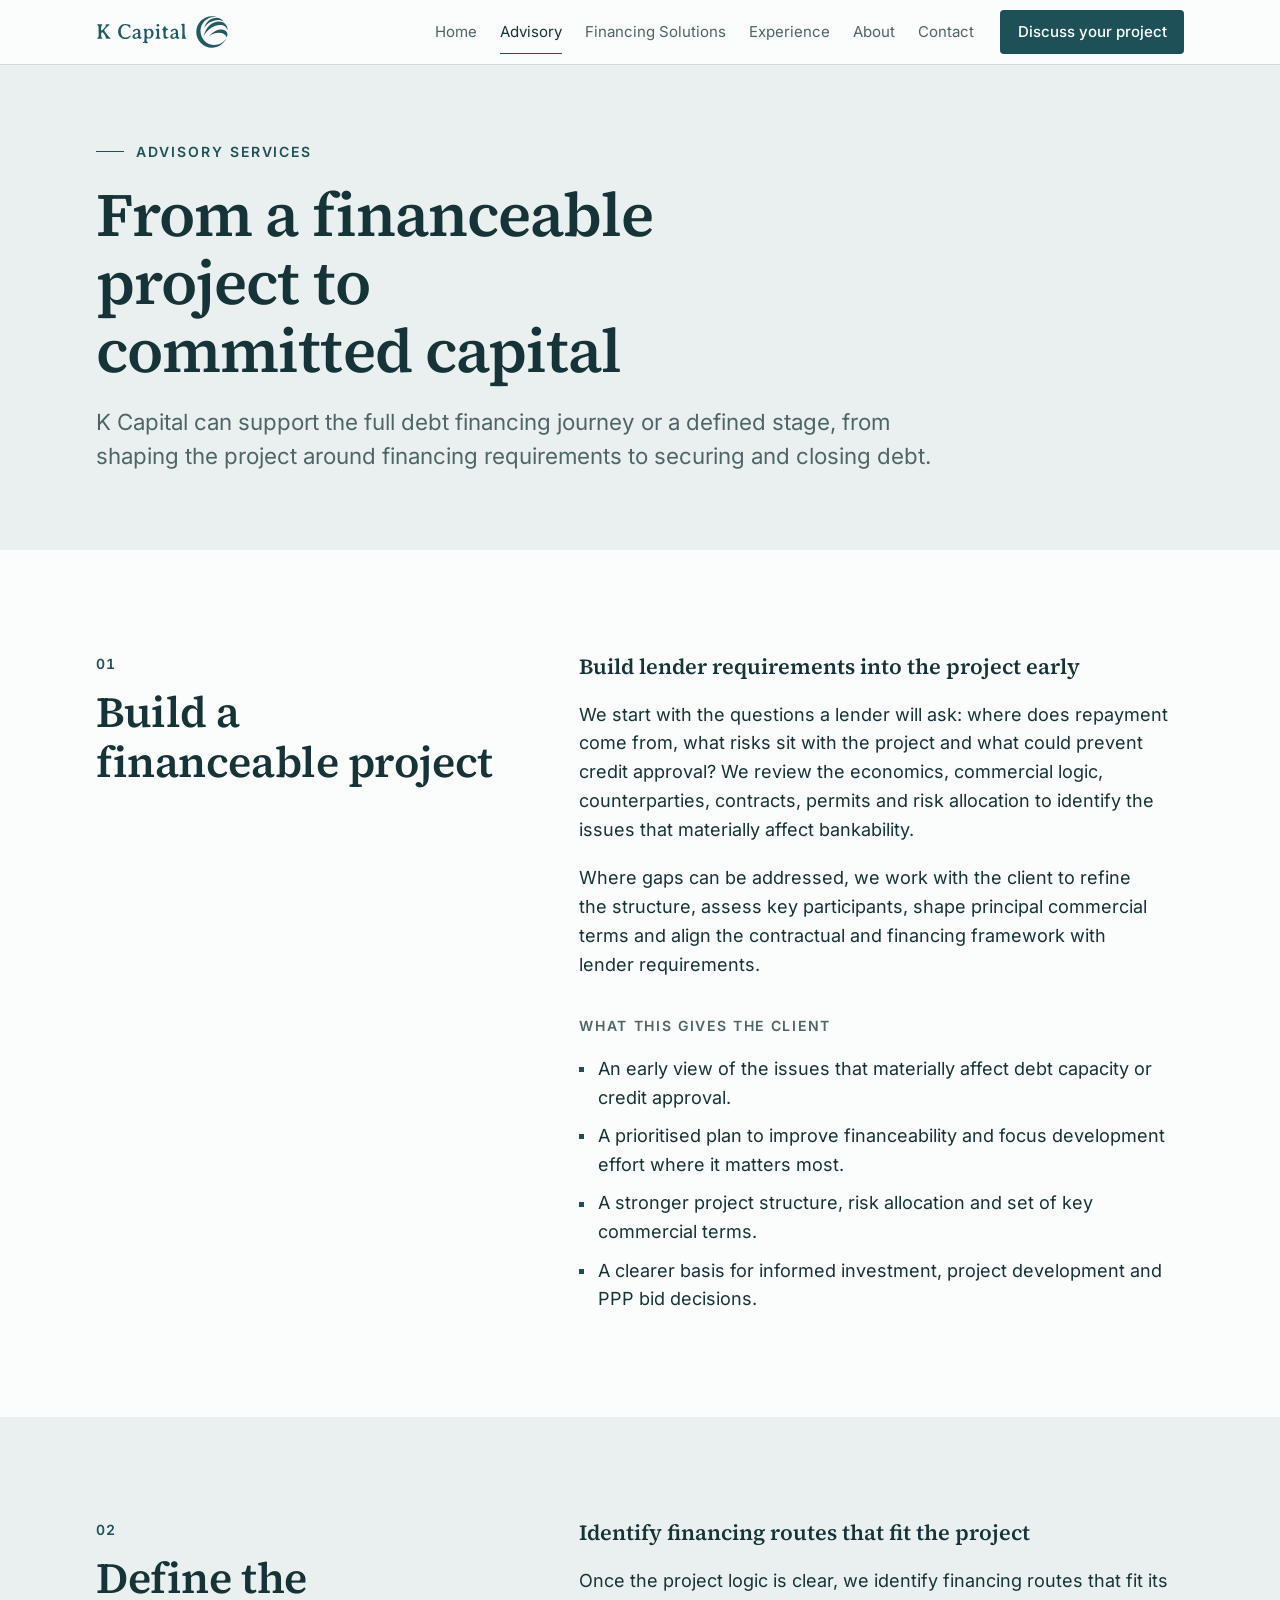
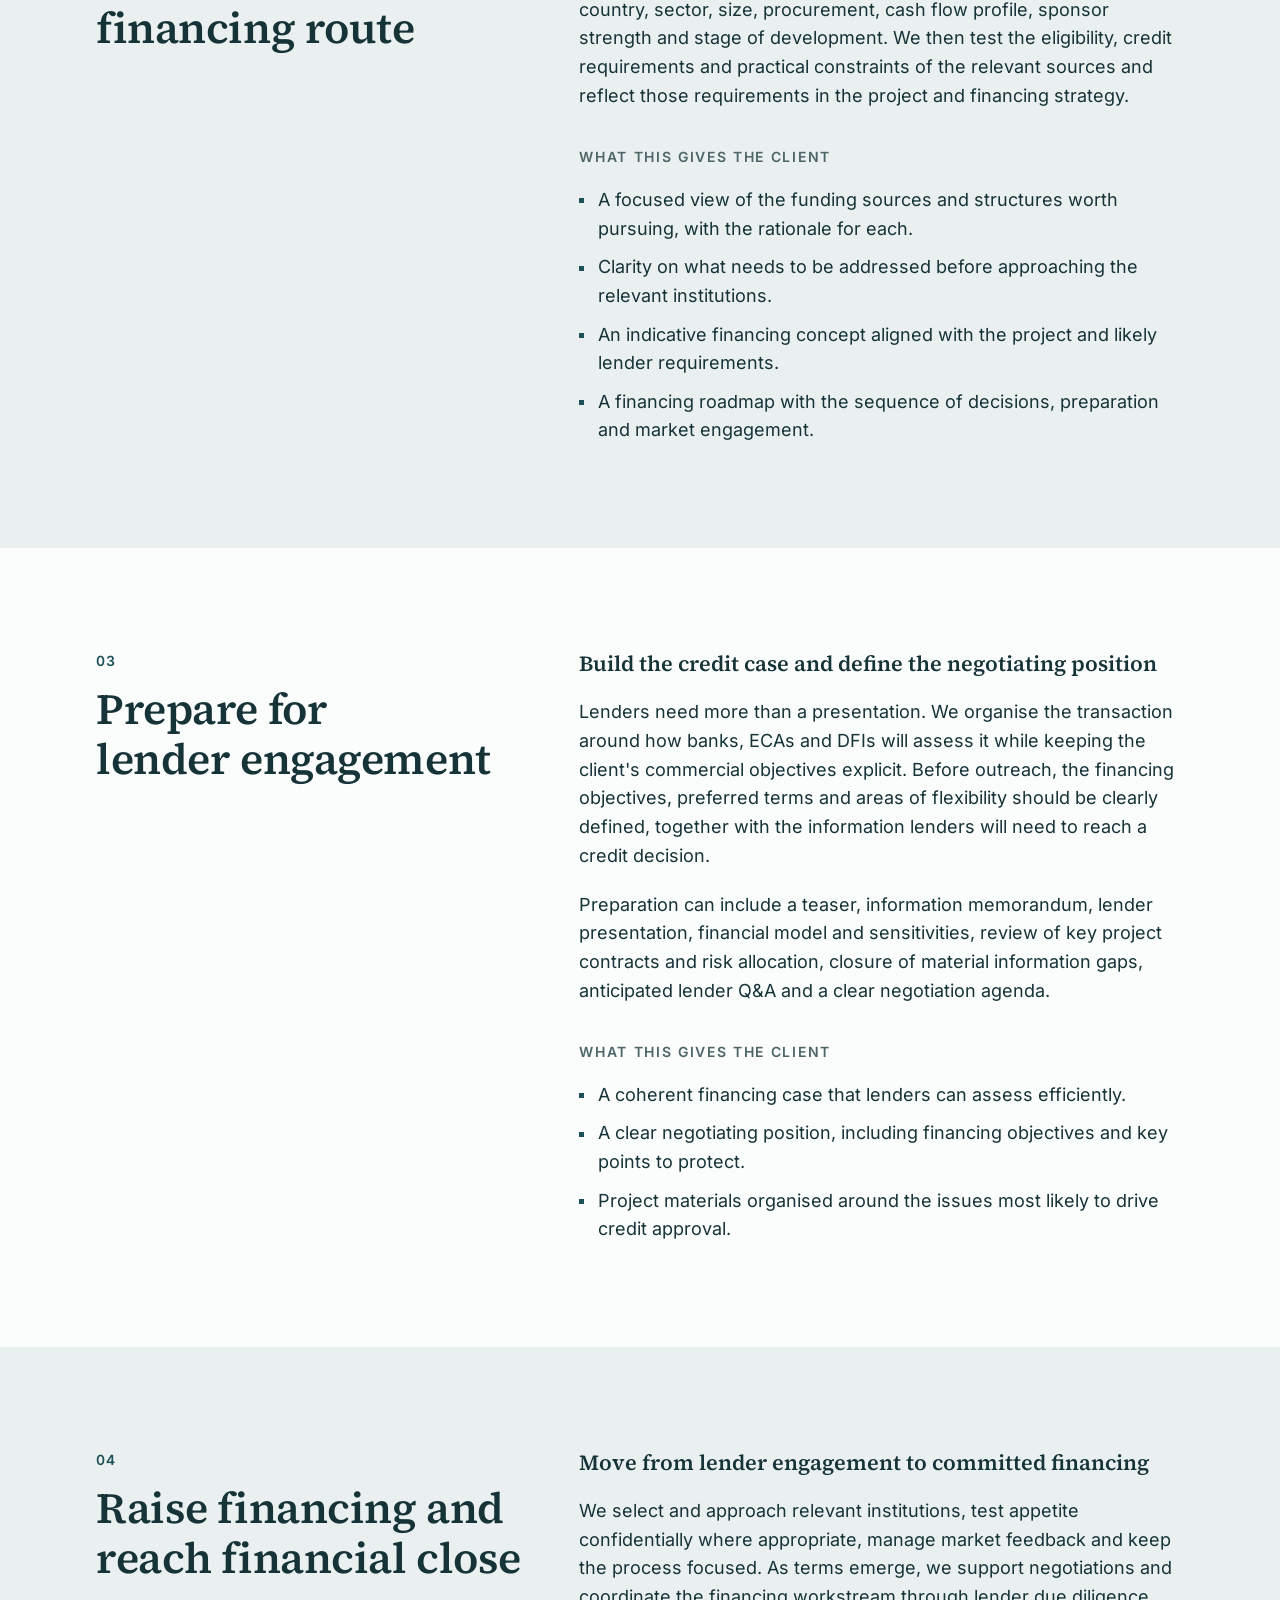
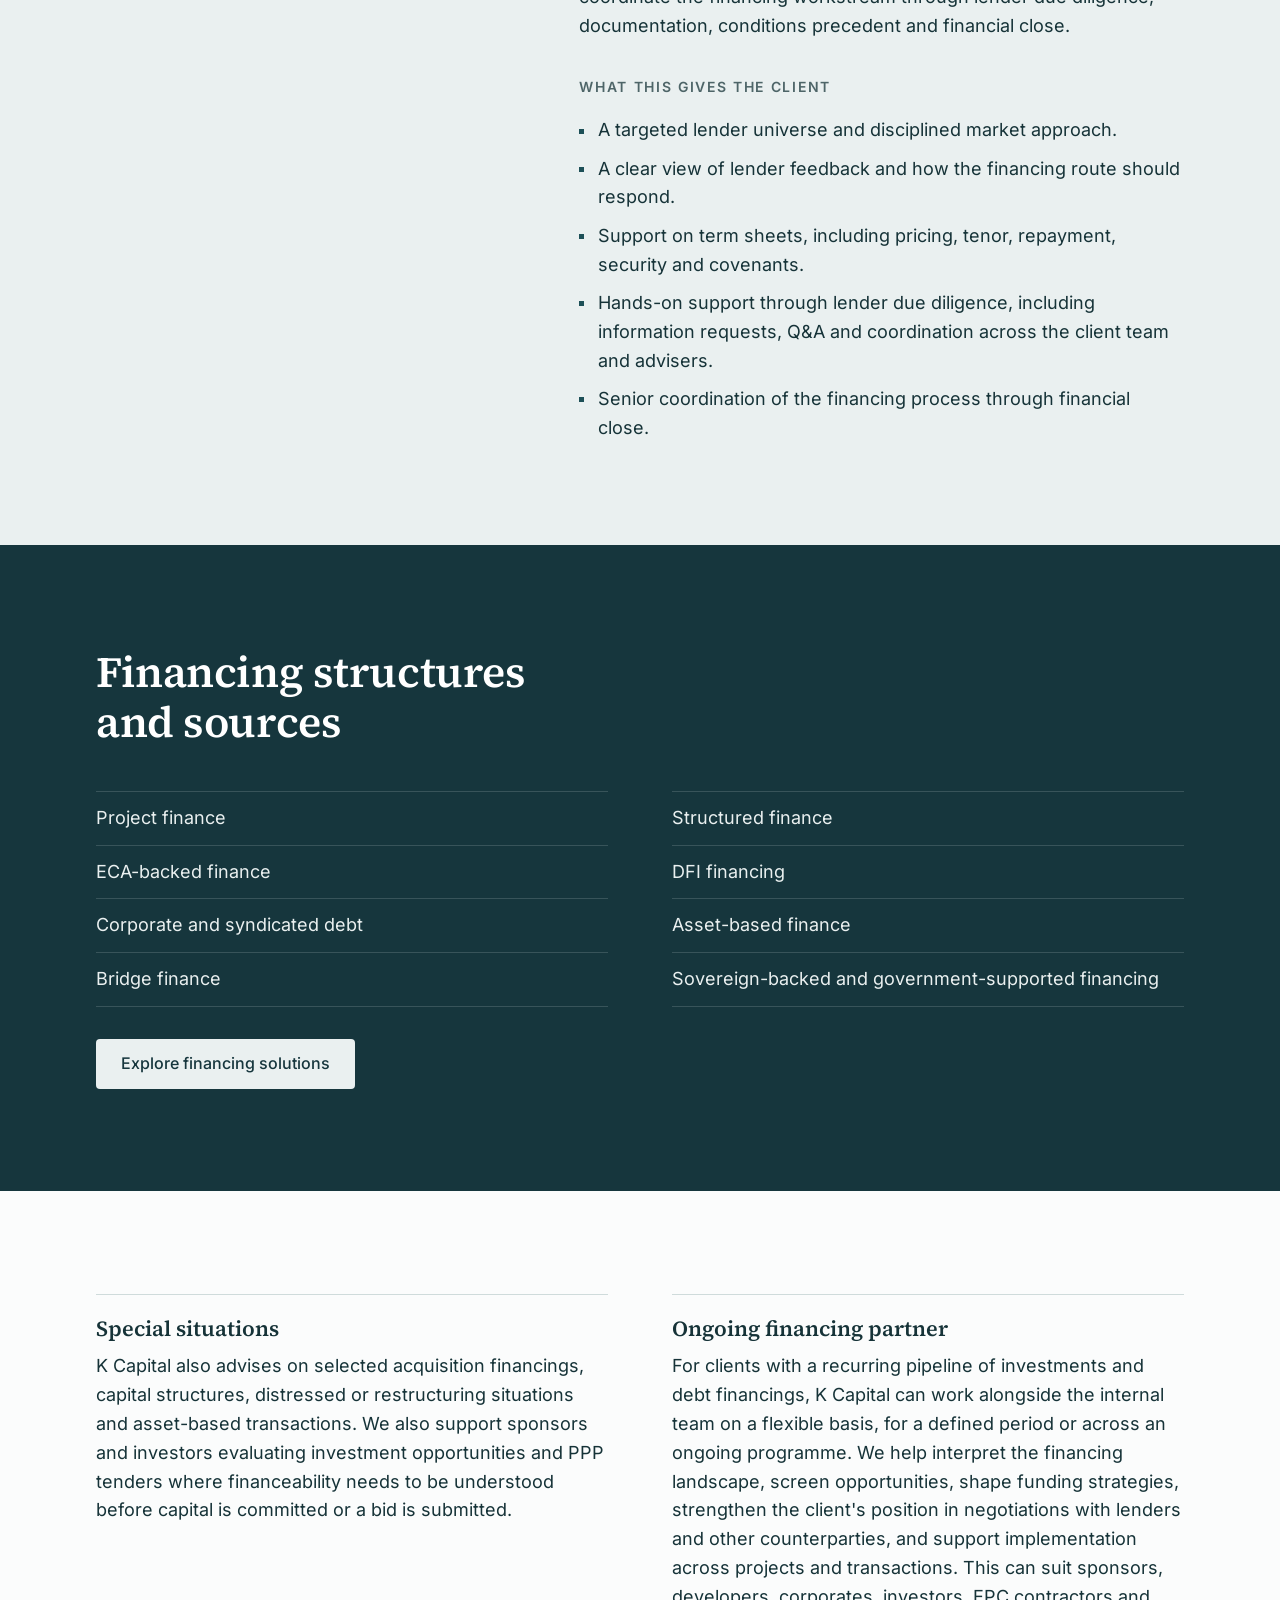
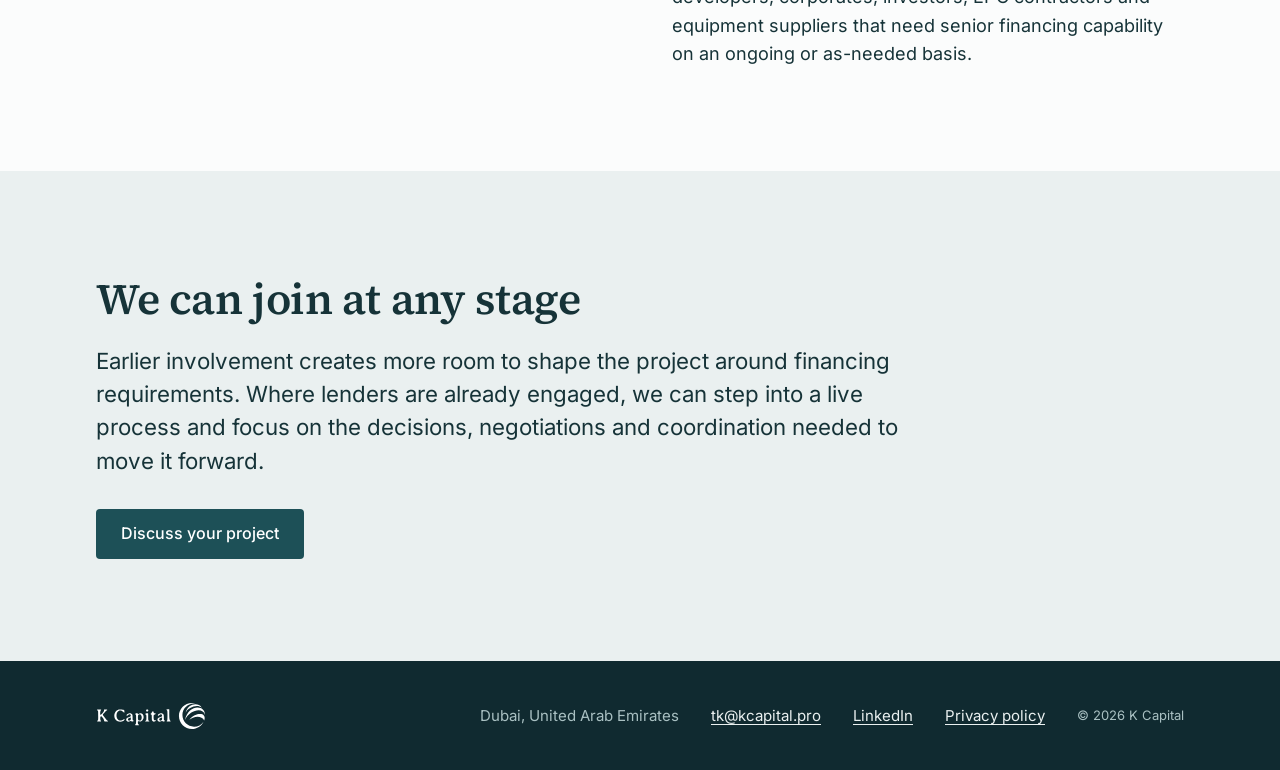
<file: docs/advisory.html>
<!DOCTYPE html>
<html lang="en" class="no-js">
<head>
  <meta charset="utf-8">
  <meta name="viewport" content="width=device-width, initial-scale=1">
  <title>Advisory Services | K Capital</title>
  <meta name="description" content="K Capital can support the full debt financing journey or a defined stage, from shaping the project around financing requirements to securing and closing debt.">

  <!-- Сайт закрыт от поисковиков (ещё robots.txt). Открывать только по просьбе Тимура. -->
  <meta name="robots" content="noindex, nofollow">

  <meta property="og:type" content="website">
  <meta property="og:site_name" content="K Capital">
  <meta property="og:title" content="Advisory Services | K Capital">
  <meta property="og:description" content="From a financeable project to committed capital.">
  <meta name="theme-color" content="#FBFCFC">

  <link rel="icon" href="assets/favicon.svg" type="image/svg+xml">
  <link rel="preload" href="assets/fonts/source-serif-4-latin-600-normal.woff2" as="font" type="font/woff2" crossorigin>
  <link rel="preload" href="assets/fonts/inter-latin-400-normal.woff2" as="font" type="font/woff2" crossorigin>
  <link rel="stylesheet" href="style.css">
  <script>document.documentElement.classList.remove('no-js');</script>
</head>
<body>

  <a class="skip" href="#main">Skip to content</a>

  <!-- ====================== Шапка (одинаковая на всех страницах) ======================
       Меняешь пункт меню или кнопку — поменяй во всех файлах *.html.
       aria-current="page" стоит у пункта текущей страницы (в обоих меню).
       Ссылка кнопки Discuss your project задаётся в script.js (bookingUrl). -->
  <header class="nav">
    <div class="nav__inner">
      <a class="brand" href="index.html"><img src="assets/img/kcapital-logo.svg" alt="K Capital" width="845" height="216"></a>
      <nav class="nav__links" aria-label="Main">
        <a href="index.html">Home</a>
        <a href="advisory.html" aria-current="page">Advisory</a>
        <a href="financing.html">Financing Solutions</a>
        <a href="experience.html">Experience</a>
        <a href="about.html">About</a>
        <a href="contact.html">Contact</a>
      </nav>
      <a class="btn btn--solid btn--sm nav__cta" href="contact.html" data-booking>Discuss your project</a>
      <details class="menu">
        <summary class="menu__toggle"><span class="menu__icon" aria-hidden="true"></span>Menu</summary>
        <nav class="menu__panel" aria-label="Main">
          <a href="index.html">Home</a>
          <a href="advisory.html" aria-current="page">Advisory</a>
          <a href="financing.html">Financing Solutions</a>
          <a href="experience.html">Experience</a>
          <a href="about.html">About</a>
          <a href="contact.html">Contact</a>
          <a class="btn btn--solid" href="contact.html" data-booking>Discuss your project</a>
        </nav>
      </details>
    </div>
  </header>

  <main id="main">

    <!-- ====================== 1. Hero ====================== -->
    <section class="page-hero">
      <div class="container">
        <p class="eyebrow">Advisory Services</p>
        <h1 class="page-hero__title">From a financeable project to committed capital</h1>
        <p class="page-hero__lead">K Capital can support the full debt financing journey or a defined stage, from shaping the project around financing requirements to securing and closing debt.</p>
      </div>
    </section>

    <!-- ====================== 2. 01 Build a financeable project ====================== -->
    <section class="section" id="build">
      <div class="container split">
        <div class="sticky">
          <p class="service__num">01</p>
          <h2 class="h2">Build a financeable project</h2>
        </div>
        <div class="prose">
          <h3 class="subhead">Build lender requirements into the project early</h3>
          <p>We start with the questions a lender will ask: where does repayment come from, what risks sit with the project and what could prevent credit approval? We review the economics, commercial logic, counterparties, contracts, permits and risk allocation to identify the issues that materially affect bankability.</p>
          <p>Where gaps can be addressed, we work with the client to refine the structure, assess key participants, shape principal commercial terms and align the contractual and financing framework with lender requirements.</p>
          <h4 class="list-title">What this gives the client</h4>
          <ul class="ticks">
            <li>An early view of the issues that materially affect debt capacity or credit approval.</li>
            <li>A prioritised plan to improve financeability and focus development effort where it matters most.</li>
            <li>A stronger project structure, risk allocation and set of key commercial terms.</li>
            <li>A clearer basis for informed investment, project development and PPP bid decisions.</li>
          </ul>
        </div>
      </div>
    </section>

    <!-- ====================== 3. 02 Define the financing route ====================== -->
    <section class="section section--alt" id="route">
      <div class="container split">
        <div class="sticky">
          <p class="service__num">02</p>
          <h2 class="h2">Define the financing route</h2>
        </div>
        <div class="prose">
          <h3 class="subhead">Identify financing routes that fit the project</h3>
          <p>Once the project logic is clear, we identify financing routes that fit its country, sector, size, procurement, cash flow profile, sponsor strength and stage of development. We then test the eligibility, credit requirements and practical constraints of the relevant sources and reflect those requirements in the project and financing strategy.</p>
          <h4 class="list-title">What this gives the client</h4>
          <ul class="ticks">
            <li>A focused view of the funding sources and structures worth pursuing, with the rationale for each.</li>
            <li>Clarity on what needs to be addressed before approaching the relevant institutions.</li>
            <li>An indicative financing concept aligned with the project and likely lender requirements.</li>
            <li>A financing roadmap with the sequence of decisions, preparation and market engagement.</li>
          </ul>
        </div>
      </div>
    </section>

    <!-- ====================== 4. 03 Prepare for lender engagement ====================== -->
    <section class="section" id="prepare">
      <div class="container split">
        <div class="sticky">
          <p class="service__num">03</p>
          <h2 class="h2">Prepare for lender engagement</h2>
        </div>
        <div class="prose">
          <h3 class="subhead">Build the credit case and define the negotiating position</h3>
          <p>Lenders need more than a presentation. We organise the transaction around how banks, ECAs and DFIs will assess it while keeping the client's commercial objectives explicit. Before outreach, the financing objectives, preferred terms and areas of flexibility should be clearly defined, together with the information lenders will need to reach a credit decision.</p>
          <p>Preparation can include a teaser, information memorandum, lender presentation, financial model and sensitivities, review of key project contracts and risk allocation, closure of material information gaps, anticipated lender Q&amp;A and a clear negotiation agenda.</p>
          <h4 class="list-title">What this gives the client</h4>
          <ul class="ticks">
            <li>A coherent financing case that lenders can assess efficiently.</li>
            <li>A clear negotiating position, including financing objectives and key points to protect.</li>
            <li>Project materials organised around the issues most likely to drive credit approval.</li>
          </ul>
        </div>
      </div>
    </section>

    <!-- ====================== 5. 04 Raise financing and reach financial close ====================== -->
    <section class="section section--alt" id="raise">
      <div class="container split">
        <div class="sticky">
          <p class="service__num">04</p>
          <h2 class="h2">Raise financing and reach financial close</h2>
        </div>
        <div class="prose">
          <h3 class="subhead">Move from lender engagement to committed financing</h3>
          <p>We select and approach relevant institutions, test appetite confidentially where appropriate, manage market feedback and keep the process focused. As terms emerge, we support negotiations and coordinate the financing workstream through lender due diligence, documentation, conditions precedent and financial close.</p>
          <h4 class="list-title">What this gives the client</h4>
          <ul class="ticks">
            <li>A targeted lender universe and disciplined market approach.</li>
            <li>A clear view of lender feedback and how the financing route should respond.</li>
            <li>Support on term sheets, including pricing, tenor, repayment, security and covenants.</li>
            <li>Hands-on support through lender due diligence, including information requests, Q&amp;A and coordination across the client team and advisers.</li>
            <li>Senior coordination of the financing process through financial close.</li>
          </ul>
        </div>
      </div>
    </section>

    <!-- ====================== 6. Financing structures and sources (тёмный блок) ====================== -->
    <section class="section section--dark" id="structures">
      <div class="container">
        <h2 class="h2 head">Financing structures and sources</h2>
        <ul class="list list--grid">
          <li>Project finance</li>
          <li>Structured finance</li>
          <li>ECA-backed finance</li>
          <li>DFI financing</li>
          <li>Corporate and syndicated debt</li>
          <li>Asset-based finance</li>
          <li>Bridge finance</li>
          <li>Sovereign-backed and government-supported financing</li>
        </ul>
        <div class="btns">
          <a class="btn btn--light" href="financing.html">Explore financing solutions</a>
        </div>
      </div>
    </section>

    <!-- ====================== 7. Special situations и Ongoing financing partner ====================== -->
    <section class="section" id="more">
      <div class="container points">
        <article class="point">
          <h2 class="h3">Special situations</h2>
          <p>K Capital also advises on selected acquisition financings, capital structures, distressed or restructuring situations and asset-based transactions. We also support sponsors and investors evaluating investment opportunities and PPP tenders where financeability needs to be understood before capital is committed or a bid is submitted.</p>
        </article>
        <article class="point">
          <h2 class="h3">Ongoing financing partner</h2>
          <p>For clients with a recurring pipeline of investments and debt financings, K Capital can work alongside the internal team on a flexible basis, for a defined period or across an ongoing programme. We help interpret the financing landscape, screen opportunities, shape funding strategies, strengthen the client's position in negotiations with lenders and other counterparties, and support implementation across projects and transactions. This can suit sponsors, developers, corporates, investors, EPC contractors and equipment suppliers that need senior financing capability on an ongoing or as-needed basis.</p>
        </article>
      </div>
    </section>

    <!-- ====================== 8. Closing ====================== -->
    <section class="section section--alt closing" id="closing">
      <div class="container">
        <h2 class="h2 h2--wide">We can join at any stage</h2>
        <p class="lead lead--narrow">Earlier involvement creates more room to shape the project around financing requirements. Where lenders are already engaged, we can step into a live process and focus on the decisions, negotiations and coordination needed to move it forward.</p>
        <div class="btns">
          <a class="btn btn--solid" href="contact.html" data-booking>Discuss your project</a>
        </div>
      </div>
    </section>

  </main>

  <!-- ====================== Подвал (одинаковый на всех страницах) ====================== -->
  <footer class="footer">
    <div class="container footer__inner">
      <p class="brand brand--footer"><img src="assets/img/kcapital-logo-white.svg" alt="K Capital" width="845" height="216"></p>
      <p>Dubai, United Arab Emirates</p>
      <p><a data-email data-email-text href="contact.html">tk [at] kcapital.pro</a></p>
      <p><a href="https://www.linkedin.com/in/timur-khairetdinov/" rel="noopener">LinkedIn</a></p>
      <p><a href="privacy.html">Privacy policy</a></p>
      <p class="footer__copy">&copy; <span id="year">2026</span> K Capital</p>
    </div>
  </footer>

  <script src="script.js" defer></script>
</body>
</html>
</file>
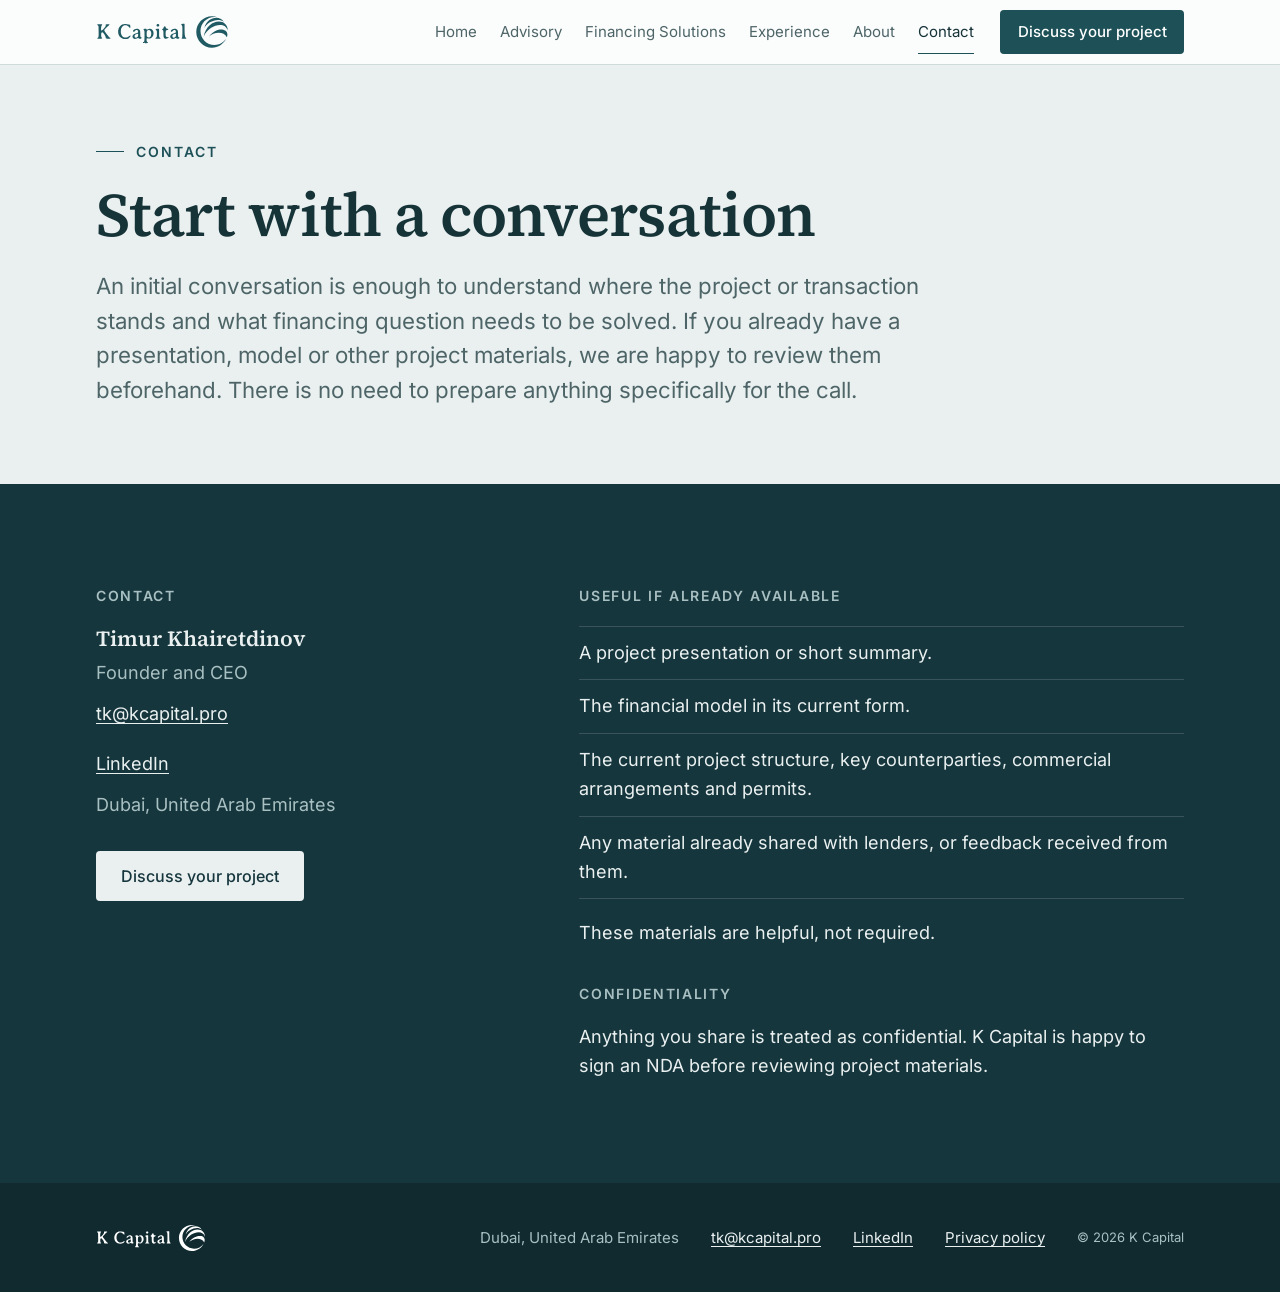
<file: docs/contact.html>
<!DOCTYPE html>
<html lang="en" class="no-js">
<head>
  <meta charset="utf-8">
  <meta name="viewport" content="width=device-width, initial-scale=1">
  <title>Contact | K Capital</title>
  <meta name="description" content="An initial conversation is enough to understand where the project or transaction stands and what financing question needs to be solved.">

  <!-- Сайт закрыт от поисковиков (ещё robots.txt). Открывать только по просьбе Тимура. -->
  <meta name="robots" content="noindex, nofollow">

  <meta property="og:type" content="website">
  <meta property="og:site_name" content="K Capital">
  <meta property="og:title" content="Contact | K Capital">
  <meta property="og:description" content="Start with a conversation.">
  <meta name="theme-color" content="#FBFCFC">

  <link rel="icon" href="assets/favicon.svg" type="image/svg+xml">
  <link rel="preload" href="assets/fonts/source-serif-4-latin-600-normal.woff2" as="font" type="font/woff2" crossorigin>
  <link rel="preload" href="assets/fonts/inter-latin-400-normal.woff2" as="font" type="font/woff2" crossorigin>
  <link rel="stylesheet" href="style.css">
  <script>document.documentElement.classList.remove('no-js');</script>
</head>
<body>

  <a class="skip" href="#main">Skip to content</a>

  <!-- ====================== Шапка (одинаковая на всех страницах) ======================
       Меняешь пункт меню или кнопку — поменяй во всех файлах *.html.
       aria-current="page" стоит у пункта текущей страницы (в обоих меню).
       Ссылка кнопки Discuss your project задаётся в script.js (bookingUrl). -->
  <header class="nav">
    <div class="nav__inner">
      <a class="brand" href="index.html"><img src="assets/img/kcapital-logo.svg" alt="K Capital" width="845" height="216"></a>
      <nav class="nav__links" aria-label="Main">
        <a href="index.html">Home</a>
        <a href="advisory.html">Advisory</a>
        <a href="financing.html">Financing Solutions</a>
        <a href="experience.html">Experience</a>
        <a href="about.html">About</a>
        <a href="contact.html" aria-current="page">Contact</a>
      </nav>
      <a class="btn btn--solid btn--sm nav__cta" href="contact.html" data-booking>Discuss your project</a>
      <details class="menu">
        <summary class="menu__toggle"><span class="menu__icon" aria-hidden="true"></span>Menu</summary>
        <nav class="menu__panel" aria-label="Main">
          <a href="index.html">Home</a>
          <a href="advisory.html">Advisory</a>
          <a href="financing.html">Financing Solutions</a>
          <a href="experience.html">Experience</a>
          <a href="about.html">About</a>
          <a href="contact.html" aria-current="page">Contact</a>
          <a class="btn btn--solid" href="contact.html" data-booking>Discuss your project</a>
        </nav>
      </details>
    </div>
  </header>

  <main id="main">

    <!-- ====================== 1. Hero ====================== -->
    <section class="page-hero">
      <div class="container">
        <p class="eyebrow">Contact</p>
        <h1 class="page-hero__title">Start with a conversation</h1>
        <p class="page-hero__lead">An initial conversation is enough to understand where the project or transaction stands and what financing question needs to be solved. If you already have a presentation, model or other project materials, we are happy to review them beforehand. There is no need to prepare anything specifically for the call.</p>
      </div>
    </section>

    <!-- ====================== 2. Контакты и что прислать (тёмный блок) ======================
         Почта и ссылка на календарь задаются в script.js (адрес собирается скриптом от спам-ботов).
         На телефоне контакты идут первыми, сразу после hero. -->
    <section class="section section--dark" id="details">
      <div class="container split split--loose">
        <div>
          <h2 class="list-title">Contact</h2>
          <div class="contact-card">
            <p class="contact-card__name">Timur Khairetdinov</p>
            <p>Founder and CEO</p>
            <p><a data-email data-email-text href="#details">tk [at] kcapital.pro</a></p>
            <p><a href="https://www.linkedin.com/in/timur-khairetdinov/" rel="noopener">LinkedIn</a></p>
            <p>Dubai, United Arab Emirates</p>
          </div>
          <div class="btns">
            <a class="btn btn--light" href="#details" data-booking>Discuss your project</a>
          </div>
        </div>

        <div class="prose">
          <h2 class="list-title">Useful if already available</h2>
          <ul class="list">
            <li>A project presentation or short summary.</li>
            <li>The financial model in its current form.</li>
            <li>The current project structure, key counterparties, commercial arrangements and permits.</li>
            <li>Any material already shared with lenders, or feedback received from them.</li>
          </ul>
          <p>These materials are helpful, not required.</p>
          <h2 class="list-title">Confidentiality</h2>
          <p>Anything you share is treated as confidential. K Capital is happy to sign an NDA before reviewing project materials.</p>
        </div>
      </div>
    </section>

  </main>

  <!-- ====================== Подвал (одинаковый на всех страницах) ====================== -->
  <footer class="footer">
    <div class="container footer__inner">
      <p class="brand brand--footer"><img src="assets/img/kcapital-logo-white.svg" alt="K Capital" width="845" height="216"></p>
      <p>Dubai, United Arab Emirates</p>
      <p><a data-email data-email-text href="contact.html">tk [at] kcapital.pro</a></p>
      <p><a href="https://www.linkedin.com/in/timur-khairetdinov/" rel="noopener">LinkedIn</a></p>
      <p><a href="privacy.html">Privacy policy</a></p>
      <p class="footer__copy">&copy; <span id="year">2026</span> K Capital</p>
    </div>
  </footer>

  <script src="script.js" defer></script>
</body>
</html>
</file>
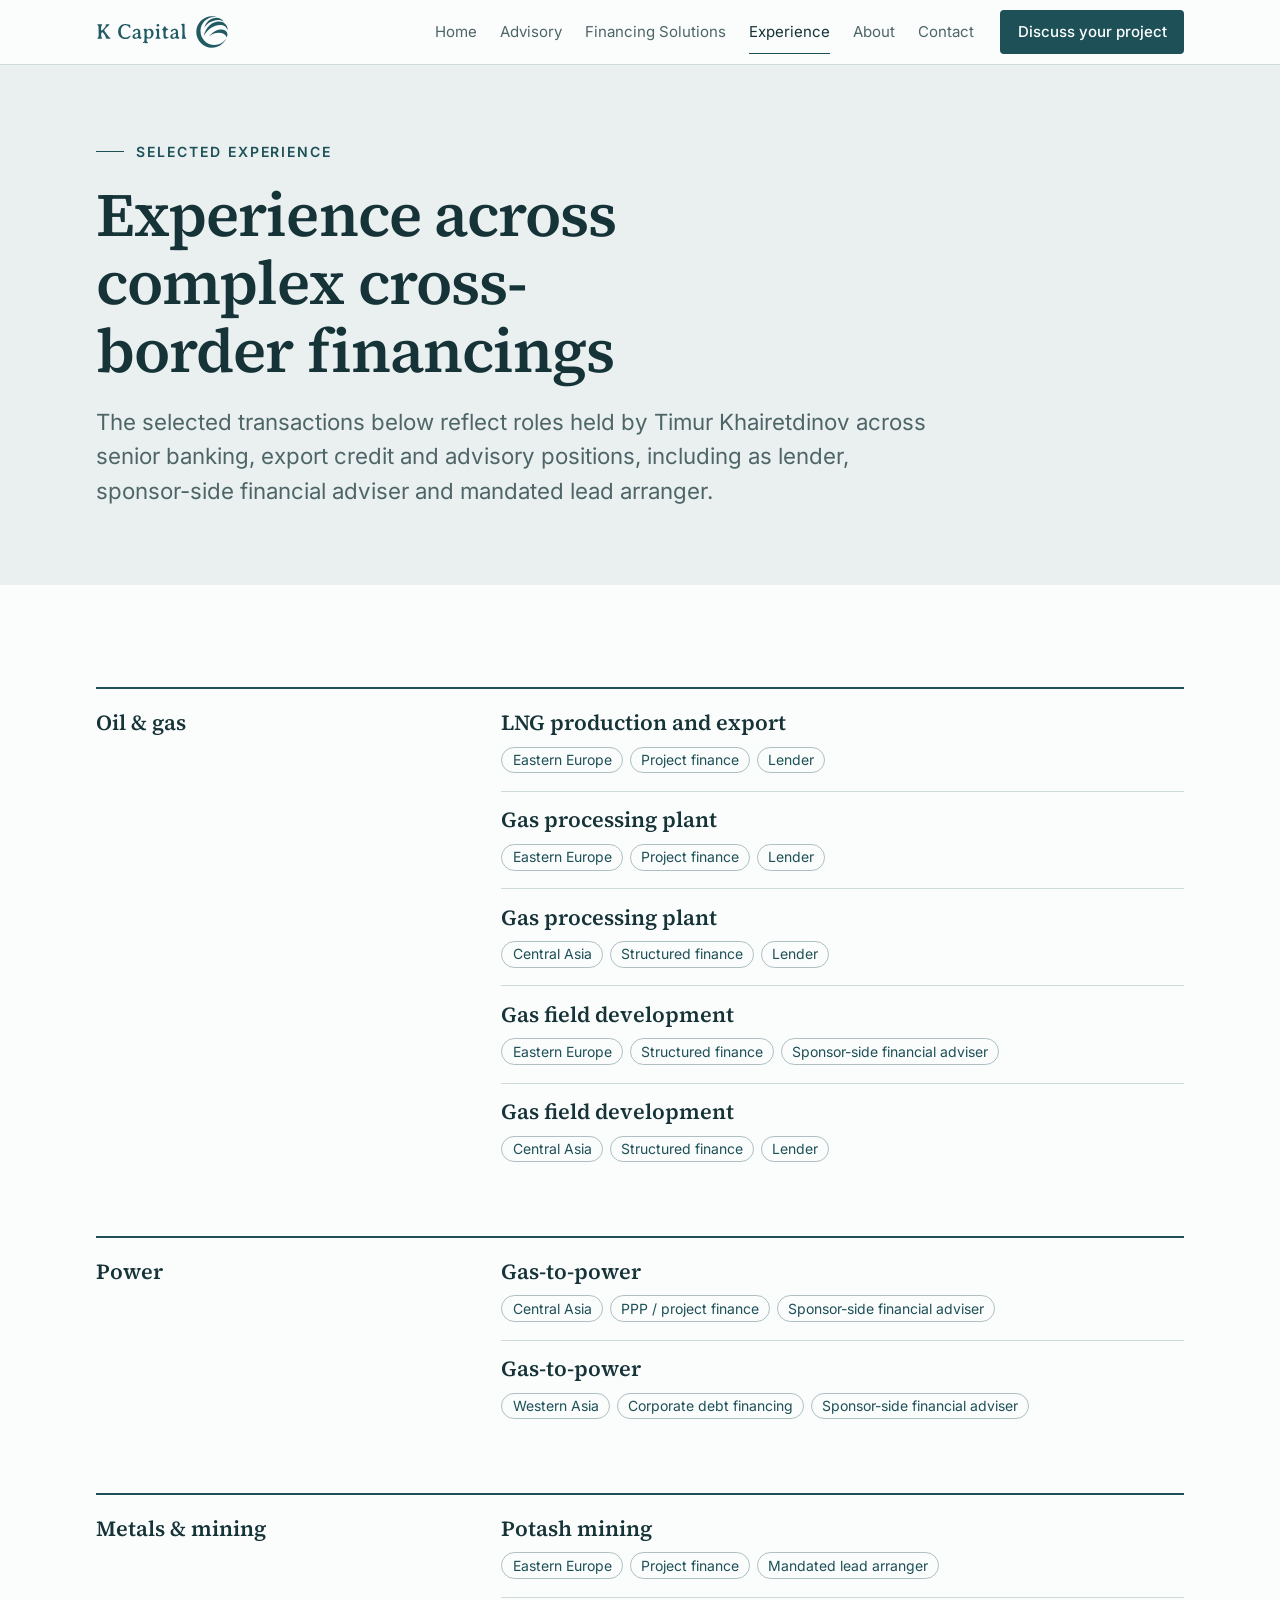
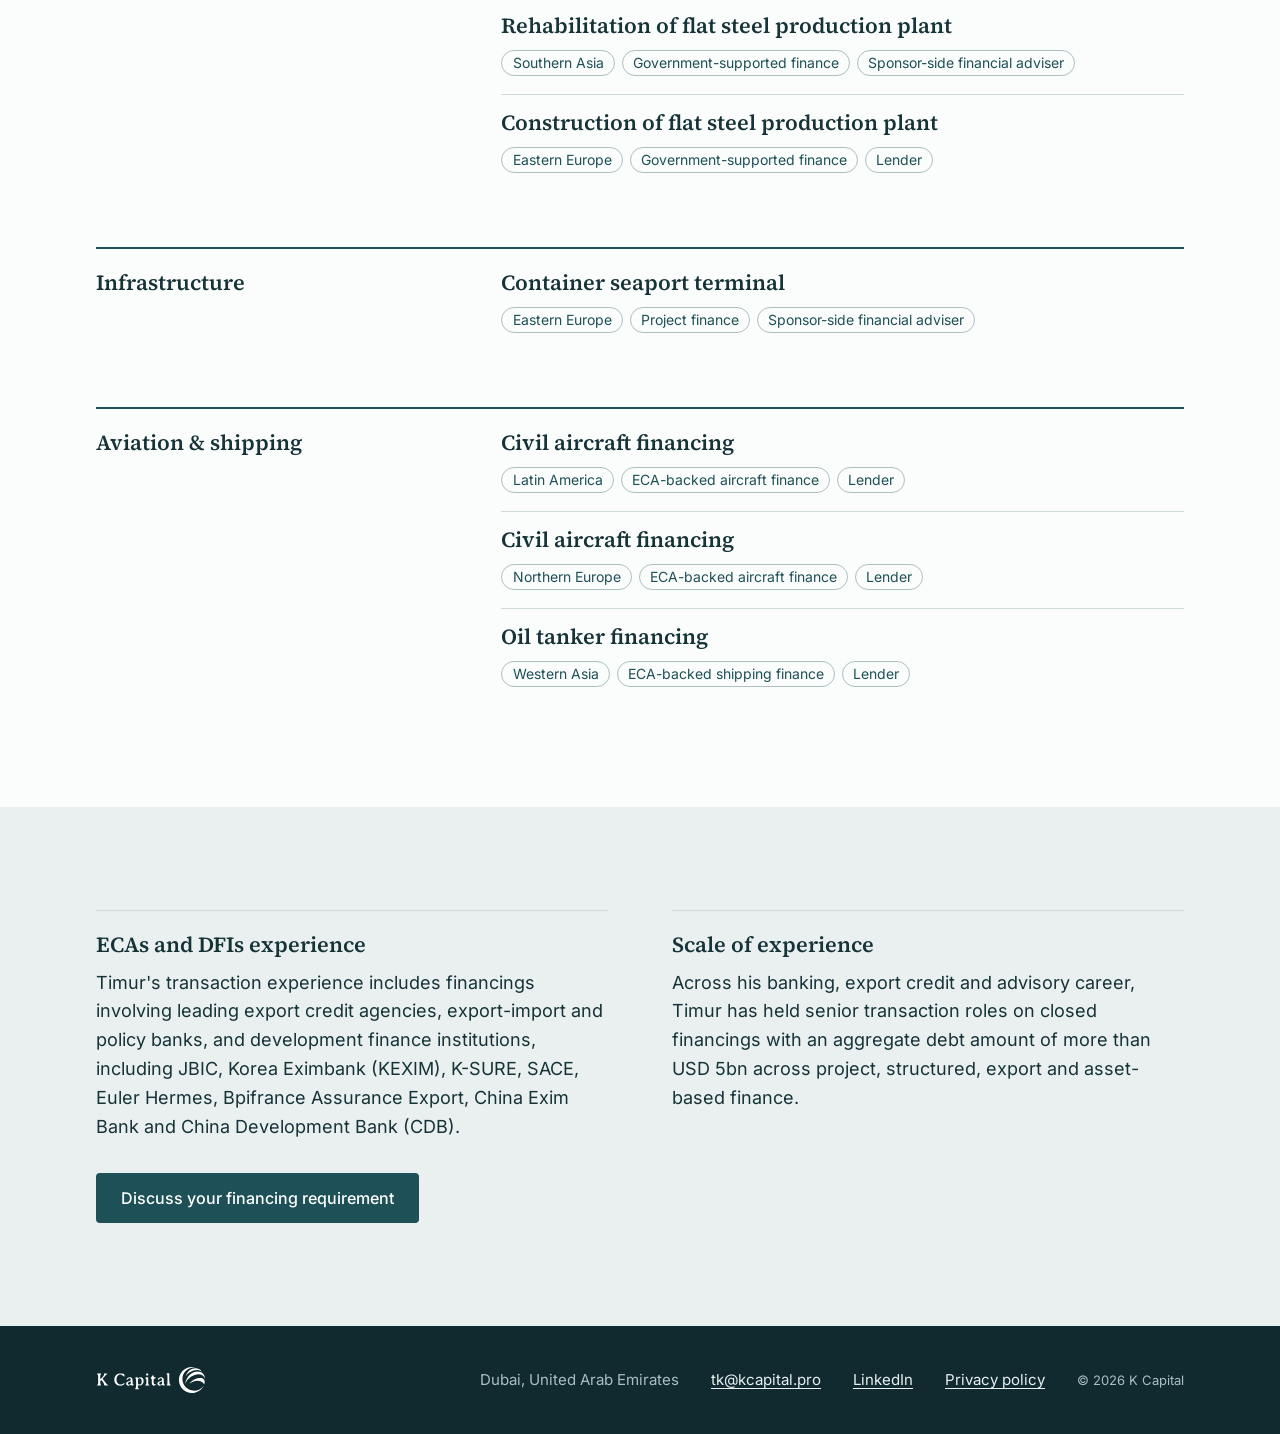
<file: docs/experience.html>
<!DOCTYPE html>
<html lang="en" class="no-js">
<head>
  <meta charset="utf-8">
  <meta name="viewport" content="width=device-width, initial-scale=1">
  <title>Selected Experience | K Capital</title>
  <meta name="description" content="The selected transactions below reflect roles held by Timur Khairetdinov across senior banking, export credit and advisory positions, including as lender, sponsor-side financial adviser and mandated lead arranger.">

  <!-- Сайт закрыт от поисковиков (ещё robots.txt). Открывать только по просьбе Тимура. -->
  <meta name="robots" content="noindex, nofollow">

  <meta property="og:type" content="website">
  <meta property="og:site_name" content="K Capital">
  <meta property="og:title" content="Selected Experience | K Capital">
  <meta property="og:description" content="Experience across complex cross-border financings.">
  <meta name="theme-color" content="#FBFCFC">

  <link rel="icon" href="assets/favicon.svg" type="image/svg+xml">
  <link rel="preload" href="assets/fonts/source-serif-4-latin-600-normal.woff2" as="font" type="font/woff2" crossorigin>
  <link rel="preload" href="assets/fonts/inter-latin-400-normal.woff2" as="font" type="font/woff2" crossorigin>
  <link rel="stylesheet" href="style.css">
  <script>document.documentElement.classList.remove('no-js');</script>
</head>
<body>

  <a class="skip" href="#main">Skip to content</a>

  <!-- ====================== Шапка (одинаковая на всех страницах) ======================
       Меняешь пункт меню или кнопку — поменяй во всех файлах *.html.
       aria-current="page" стоит у пункта текущей страницы (в обоих меню).
       Ссылка кнопки Discuss your project задаётся в script.js (bookingUrl). -->
  <header class="nav">
    <div class="nav__inner">
      <a class="brand" href="index.html"><img src="assets/img/kcapital-logo.svg" alt="K Capital" width="845" height="216"></a>
      <nav class="nav__links" aria-label="Main">
        <a href="index.html">Home</a>
        <a href="advisory.html">Advisory</a>
        <a href="financing.html">Financing Solutions</a>
        <a href="experience.html" aria-current="page">Experience</a>
        <a href="about.html">About</a>
        <a href="contact.html">Contact</a>
      </nav>
      <a class="btn btn--solid btn--sm nav__cta" href="contact.html" data-booking>Discuss your project</a>
      <details class="menu">
        <summary class="menu__toggle"><span class="menu__icon" aria-hidden="true"></span>Menu</summary>
        <nav class="menu__panel" aria-label="Main">
          <a href="index.html">Home</a>
          <a href="advisory.html">Advisory</a>
          <a href="financing.html">Financing Solutions</a>
          <a href="experience.html" aria-current="page">Experience</a>
          <a href="about.html">About</a>
          <a href="contact.html">Contact</a>
          <a class="btn btn--solid" href="contact.html" data-booking>Discuss your project</a>
        </nav>
      </details>
    </div>
  </header>

  <main id="main">

    <!-- ====================== 1. Hero ====================== -->
    <section class="page-hero">
      <div class="container">
        <p class="eyebrow">Selected Experience</p>
        <h1 class="page-hero__title">Experience across complex cross-border financings</h1>
        <p class="page-hero__lead">The selected transactions below reflect roles held by Timur Khairetdinov across senior banking, export credit and advisory positions, including as lender, sponsor-side financial adviser and mandated lead arranger.</p>
      </div>
    </section>

    <!-- ====================== 2. Сделки по отраслям ======================
         Сделка = название и три метки: регион, инструмент, роль.
         Названия, страны и суммы сделок не добавлять без решения Тимура. -->
    <section class="section" id="transactions">
      <div class="container xp">

        <div class="xp__group">
          <h2 class="h3">Oil &amp; gas</h2>
          <ul class="deals">
            <li class="deal">
              <h3 class="deal__title">LNG production and export</h3>
              <p class="deal__tags"><span>Eastern Europe</span><span>Project finance</span><span>Lender</span></p>
            </li>
            <li class="deal">
              <h3 class="deal__title">Gas processing plant</h3>
              <p class="deal__tags"><span>Eastern Europe</span><span>Project finance</span><span>Lender</span></p>
            </li>
            <li class="deal">
              <h3 class="deal__title">Gas processing plant</h3>
              <p class="deal__tags"><span>Central Asia</span><span>Structured finance</span><span>Lender</span></p>
            </li>
            <li class="deal">
              <h3 class="deal__title">Gas field development</h3>
              <p class="deal__tags"><span>Eastern Europe</span><span>Structured finance</span><span>Sponsor-side financial adviser</span></p>
            </li>
            <li class="deal">
              <h3 class="deal__title">Gas field development</h3>
              <p class="deal__tags"><span>Central Asia</span><span>Structured finance</span><span>Lender</span></p>
            </li>
          </ul>
        </div>

        <div class="xp__group">
          <h2 class="h3">Power</h2>
          <ul class="deals">
            <li class="deal">
              <h3 class="deal__title">Gas-to-power</h3>
              <p class="deal__tags"><span>Central Asia</span><span>PPP / project finance</span><span>Sponsor-side financial adviser</span></p>
            </li>
            <li class="deal">
              <h3 class="deal__title">Gas-to-power</h3>
              <p class="deal__tags"><span>Western Asia</span><span>Corporate debt financing</span><span>Sponsor-side financial adviser</span></p>
            </li>
          </ul>
        </div>

        <div class="xp__group">
          <h2 class="h3">Metals &amp; mining</h2>
          <ul class="deals">
            <li class="deal">
              <h3 class="deal__title">Potash mining</h3>
              <p class="deal__tags"><span>Eastern Europe</span><span>Project finance</span><span>Mandated lead arranger</span></p>
            </li>
            <li class="deal">
              <h3 class="deal__title">Rehabilitation of flat steel production plant</h3>
              <p class="deal__tags"><span>Southern Asia</span><span>Government-supported finance</span><span>Sponsor-side financial adviser</span></p>
            </li>
            <li class="deal">
              <h3 class="deal__title">Construction of flat steel production plant</h3>
              <p class="deal__tags"><span>Eastern Europe</span><span>Government-supported finance</span><span>Lender</span></p>
            </li>
          </ul>
        </div>

        <div class="xp__group">
          <h2 class="h3">Infrastructure</h2>
          <ul class="deals">
            <li class="deal">
              <h3 class="deal__title">Container seaport terminal</h3>
              <p class="deal__tags"><span>Eastern Europe</span><span>Project finance</span><span>Sponsor-side financial adviser</span></p>
            </li>
          </ul>
        </div>

        <div class="xp__group">
          <h2 class="h3">Aviation &amp; shipping</h2>
          <ul class="deals">
            <li class="deal">
              <h3 class="deal__title">Civil aircraft financing</h3>
              <p class="deal__tags"><span>Latin America</span><span>ECA-backed aircraft finance</span><span>Lender</span></p>
            </li>
            <li class="deal">
              <h3 class="deal__title">Civil aircraft financing</h3>
              <p class="deal__tags"><span>Northern Europe</span><span>ECA-backed aircraft finance</span><span>Lender</span></p>
            </li>
            <li class="deal">
              <h3 class="deal__title">Oil tanker financing</h3>
              <p class="deal__tags"><span>Western Asia</span><span>ECA-backed shipping finance</span><span>Lender</span></p>
            </li>
          </ul>
        </div>

      </div>
    </section>

    <!-- ====================== 3. ECAs and DFIs experience, Scale of experience ====================== -->
    <section class="section section--alt" id="scale">
      <div class="container">
        <div class="points">
          <article class="point">
            <h2 class="h3">ECAs and DFIs experience</h2>
            <p>Timur's transaction experience includes financings involving leading export credit agencies, export-import and policy banks, and development finance institutions, including JBIC, Korea Eximbank (KEXIM), K-SURE, SACE, Euler Hermes, Bpifrance Assurance Export, China Exim Bank and China Development Bank (CDB).</p>
          </article>
          <article class="point">
            <h2 class="h3">Scale of experience</h2>
            <p>Across his banking, export credit and advisory career, Timur has held senior transaction roles on closed financings with an aggregate debt amount of more than USD 5bn across project, structured, export and asset-based finance.</p>
          </article>
        </div>
        <div class="btns">
          <a class="btn btn--solid" href="contact.html" data-booking>Discuss your financing requirement</a>
        </div>
      </div>
    </section>

  </main>

  <!-- ====================== Подвал (одинаковый на всех страницах) ====================== -->
  <footer class="footer">
    <div class="container footer__inner">
      <p class="brand brand--footer"><img src="assets/img/kcapital-logo-white.svg" alt="K Capital" width="845" height="216"></p>
      <p>Dubai, United Arab Emirates</p>
      <p><a data-email data-email-text href="contact.html">tk [at] kcapital.pro</a></p>
      <p><a href="https://www.linkedin.com/in/timur-khairetdinov/" rel="noopener">LinkedIn</a></p>
      <p><a href="privacy.html">Privacy policy</a></p>
      <p class="footer__copy">&copy; <span id="year">2026</span> K Capital</p>
    </div>
  </footer>

  <script src="script.js" defer></script>
</body>
</html>
</file>
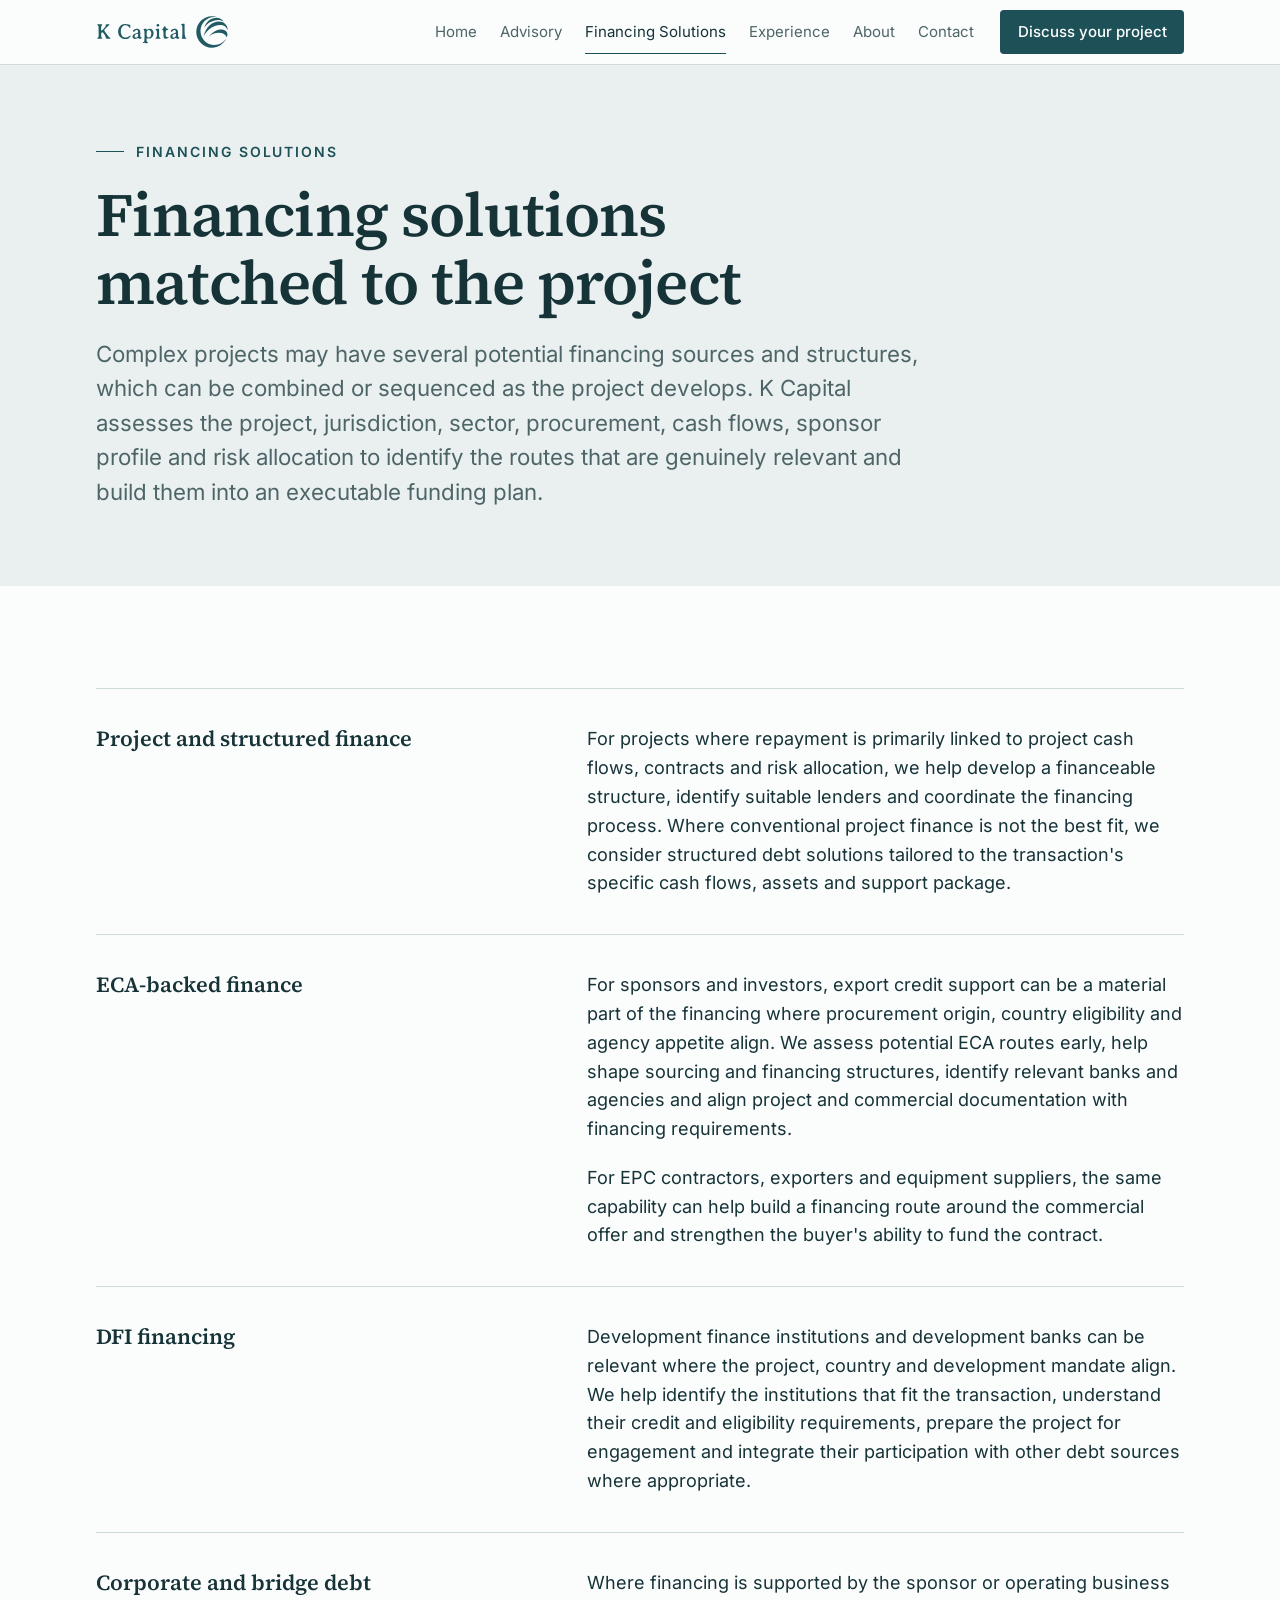
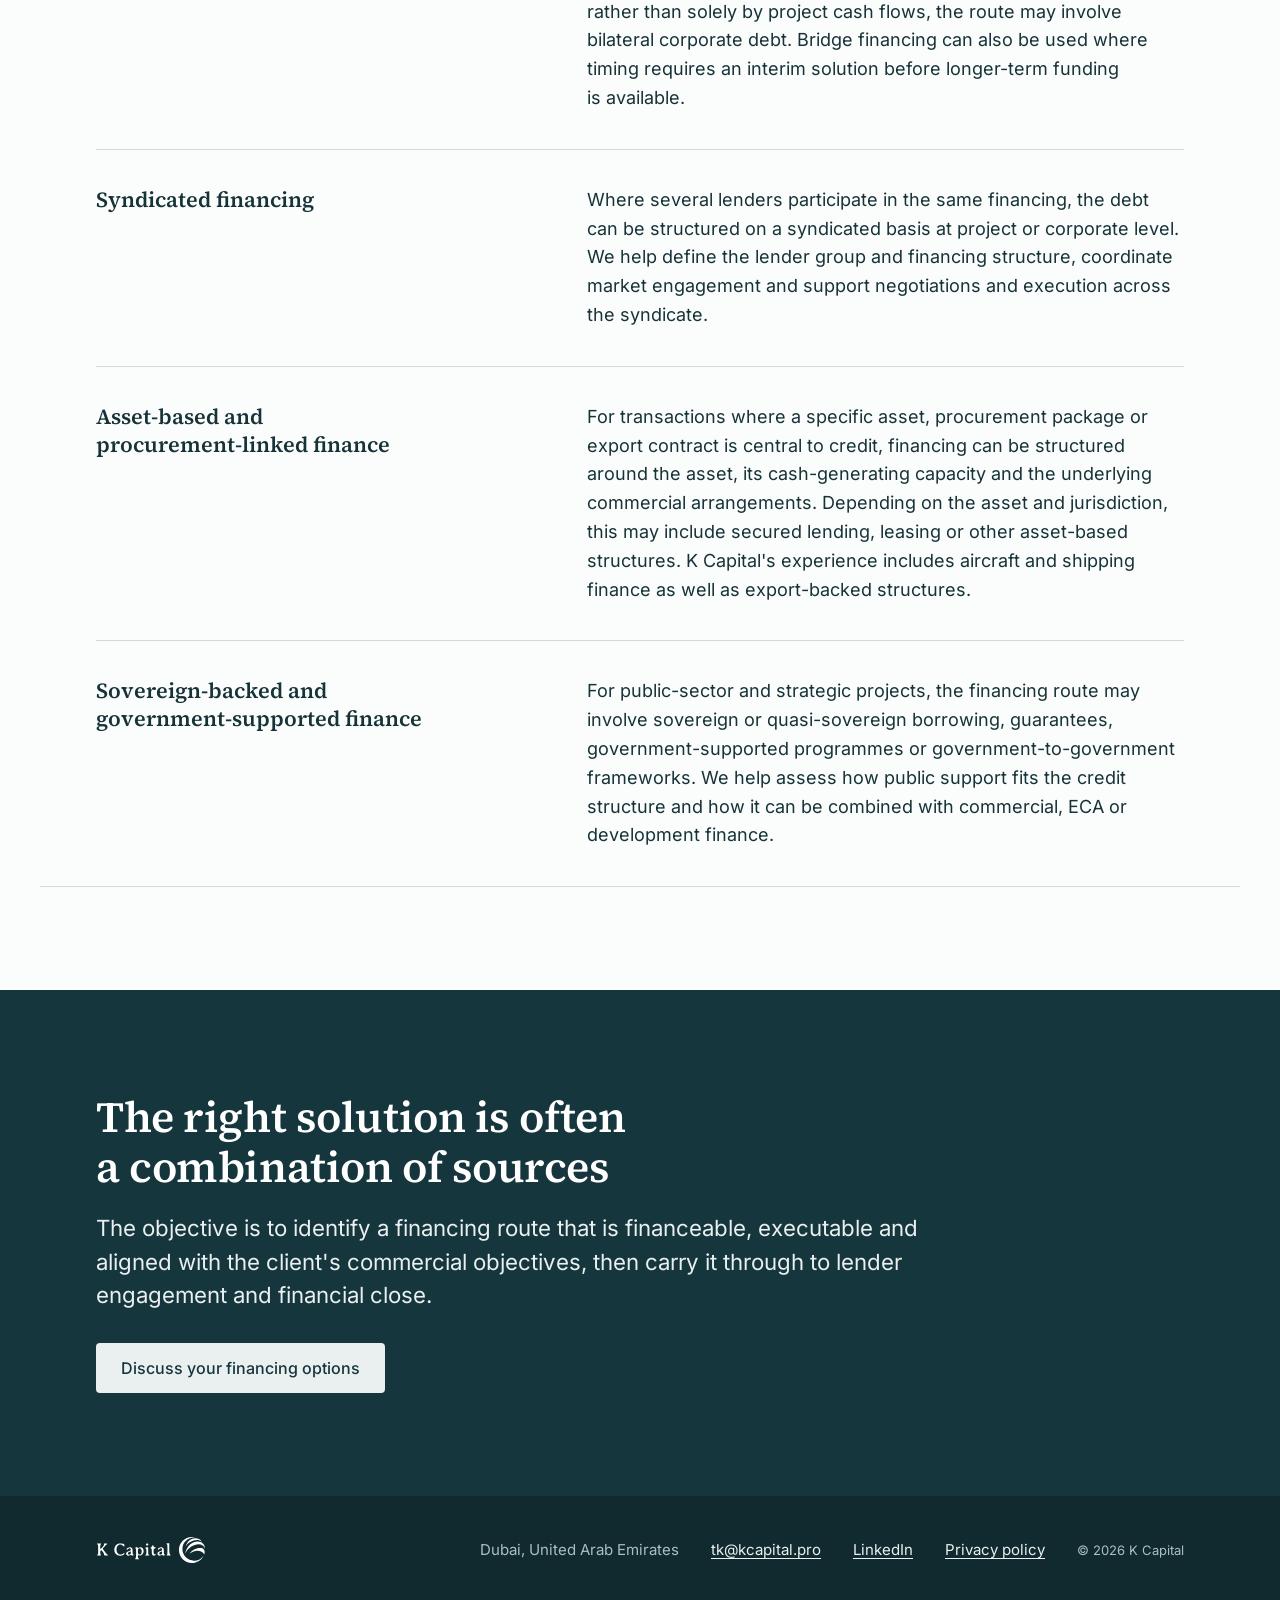
<file: docs/financing.html>
<!DOCTYPE html>
<html lang="en" class="no-js">
<head>
  <meta charset="utf-8">
  <meta name="viewport" content="width=device-width, initial-scale=1">
  <title>Financing Solutions | K Capital</title>
  <meta name="description" content="Complex projects may have several potential financing sources and structures, which can be combined or sequenced as the project develops.">

  <!-- Сайт закрыт от поисковиков (ещё robots.txt). Открывать только по просьбе Тимура. -->
  <meta name="robots" content="noindex, nofollow">

  <meta property="og:type" content="website">
  <meta property="og:site_name" content="K Capital">
  <meta property="og:title" content="Financing Solutions | K Capital">
  <meta property="og:description" content="Financing solutions matched to the project.">
  <meta name="theme-color" content="#FBFCFC">

  <link rel="icon" href="assets/favicon.svg" type="image/svg+xml">
  <link rel="preload" href="assets/fonts/source-serif-4-latin-600-normal.woff2" as="font" type="font/woff2" crossorigin>
  <link rel="preload" href="assets/fonts/inter-latin-400-normal.woff2" as="font" type="font/woff2" crossorigin>
  <link rel="stylesheet" href="style.css">
  <script>document.documentElement.classList.remove('no-js');</script>
</head>
<body>

  <a class="skip" href="#main">Skip to content</a>

  <!-- ====================== Шапка (одинаковая на всех страницах) ======================
       Меняешь пункт меню или кнопку — поменяй во всех файлах *.html.
       aria-current="page" стоит у пункта текущей страницы (в обоих меню).
       Ссылка кнопки Discuss your project задаётся в script.js (bookingUrl). -->
  <header class="nav">
    <div class="nav__inner">
      <a class="brand" href="index.html"><img src="assets/img/kcapital-logo.svg" alt="K Capital" width="845" height="216"></a>
      <nav class="nav__links" aria-label="Main">
        <a href="index.html">Home</a>
        <a href="advisori.html">Advisory</a>
        <a href="financing.html" aria-current="page">Financing Solutions</a>
        <a href="experience.html">Experience</a>
        <a href="about.html">About</a>
        <a href="contact.html">Contact</a>
      </nav>
      <a class="btn btn--solid btn--sm nav__cta" href="contact.html" data-booking>Discuss your project</a>
      <details class="menu">
        <summary class="menu__toggle"><span class="menu__icon" aria-hidden="true"></span>Menu</summary>
        <nav class="menu__panel" aria-label="Main">
          <a href="index.html">Home</a>
          <a href="advisori.html">Advisory</a>
          <a href="financing.html" aria-current="page">Financing Solutions</a>
          <a href="experience.html">Experience</a>
          <a href="about.html">About</a>
          <a href="contact.html">Contact</a>
          <a class="btn btn--solid" href="contact.html" data-booking>Discuss your project</a>
        </nav>
      </details>
    </div>
  </header>

  <main id="main">

    <!-- ====================== 1. Hero ====================== -->
    <section class="page-hero">
      <div class="container">
        <p class="eyebrow">Financing Solutions</p>
        <h1 class="page-hero__title">Financing solutions matched to the project</h1>
        <p class="page-hero__lead">Complex projects may have several potential financing sources and structures, which can be combined or sequenced as the project develops. K Capital assesses the project, jurisdiction, sector, procurement, cash flows, sponsor profile and risk allocation to identify the routes that are genuinely relevant and build them into an executable funding plan.</p>
      </div>
    </section>

    <!-- ====================== 2. Решения: заголовок слева, текст справа ====================== -->
    <section class="section" id="solutions">
      <div class="container rows">

        <article class="row">
          <h2 class="h3">Project and structured finance</h2>
          <div class="prose">
            <p>For projects where repayment is primarily linked to project cash flows, contracts and risk allocation, we help develop a financeable structure, identify suitable lenders and coordinate the financing process. Where conventional project finance is not the best fit, we consider structured debt solutions tailored to the transaction's specific cash flows, assets and support package.</p>
          </div>
        </article>

        <article class="row">
          <h2 class="h3">ECA-backed finance</h2>
          <div class="prose">
            <p>For sponsors and investors, export credit support can be a material part of the financing where procurement origin, country eligibility and agency appetite align. We assess potential ECA routes early, help shape sourcing and financing structures, identify relevant banks and agencies and align project and commercial documentation with financing requirements.</p>
            <p>For EPC contractors, exporters and equipment suppliers, the same capability can help build a financing route around the commercial offer and strengthen the buyer's ability to fund the contract.</p>
          </div>
        </article>

        <article class="row">
          <h2 class="h3">DFI financing</h2>
          <div class="prose">
            <p>Development finance institutions and development banks can be relevant where the project, country and development mandate align. We help identify the institutions that fit the transaction, understand their credit and eligibility requirements, prepare the project for engagement and integrate their participation with other debt sources where appropriate.</p>
          </div>
        </article>

        <article class="row">
          <h2 class="h3">Corporate and bridge debt</h2>
          <div class="prose">
            <p>Where financing is supported by the sponsor or operating business rather than solely by project cash flows, the route may involve bilateral corporate debt. Bridge financing can also be used where timing requires an interim solution before longer-term funding is available.</p>
          </div>
        </article>

        <article class="row">
          <h2 class="h3">Syndicated financing</h2>
          <div class="prose">
            <p>Where several lenders participate in the same financing, the debt can be structured on a syndicated basis at project or corporate level. We help define the lender group and financing structure, coordinate market engagement and support negotiations and execution across the syndicate.</p>
          </div>
        </article>

        <article class="row">
          <h2 class="h3">Asset-based and procurement-linked finance</h2>
          <div class="prose">
            <p>For transactions where a specific asset, procurement package or export contract is central to credit, financing can be structured around the asset, its cash-generating capacity and the underlying commercial arrangements. Depending on the asset and jurisdiction, this may include secured lending, leasing or other asset-based structures. K Capital's experience includes aircraft and shipping finance as well as export-backed structures.</p>
          </div>
        </article>

        <article class="row">
          <h2 class="h3">Sovereign-backed and government-supported finance</h2>
          <div class="prose">
            <p>For public-sector and strategic projects, the financing route may involve sovereign or quasi-sovereign borrowing, guarantees, government-supported programmes or government-to-government frameworks. We help assess how public support fits the credit structure and how it can be combined with commercial, ECA or development finance.</p>
          </div>
        </article>

      </div>
    </section>

    <!-- ====================== 3. Closing (тёмный блок) ====================== -->
    <section class="section section--dark closing" id="closing">
      <div class="container">
        <h2 class="h2 h2--wide">The right solution is often a combination of sources</h2>
        <p class="lead lead--narrow">The objective is to identify a financing route that is financeable, executable and aligned with the client's commercial objectives, then carry it through to lender engagement and financial close.</p>
        <div class="btns">
          <a class="btn btn--light" href="contact.html" data-booking>Discuss your financing options</a>
        </div>
      </div>
    </section>

  </main>

  <!-- ====================== Подвал (одинаковый на всех страницах) ====================== -->
  <footer class="footer">
    <div class="container footer__inner">
      <p class="brand brand--footer"><img src="assets/img/kcapital-logo-white.svg" alt="K Capital" width="845" height="216"></p>
      <p>Dubai, United Arab Emirates</p>
      <p><a data-email data-email-text href="contact.html">tk [at] kcapital.pro</a></p>
      <p><a href="https://www.linkedin.com/in/timur-khairetdinov/" rel="noopener">LinkedIn</a></p>
      <p><a href="privacy.html">Privacy policy</a></p>
      <p class="footer__copy">&copy; <span id="year">2026</span> K Capital</p>
    </div>
  </footer>

  <script src="script.js" defer></script>
</body>
</html>
</file>
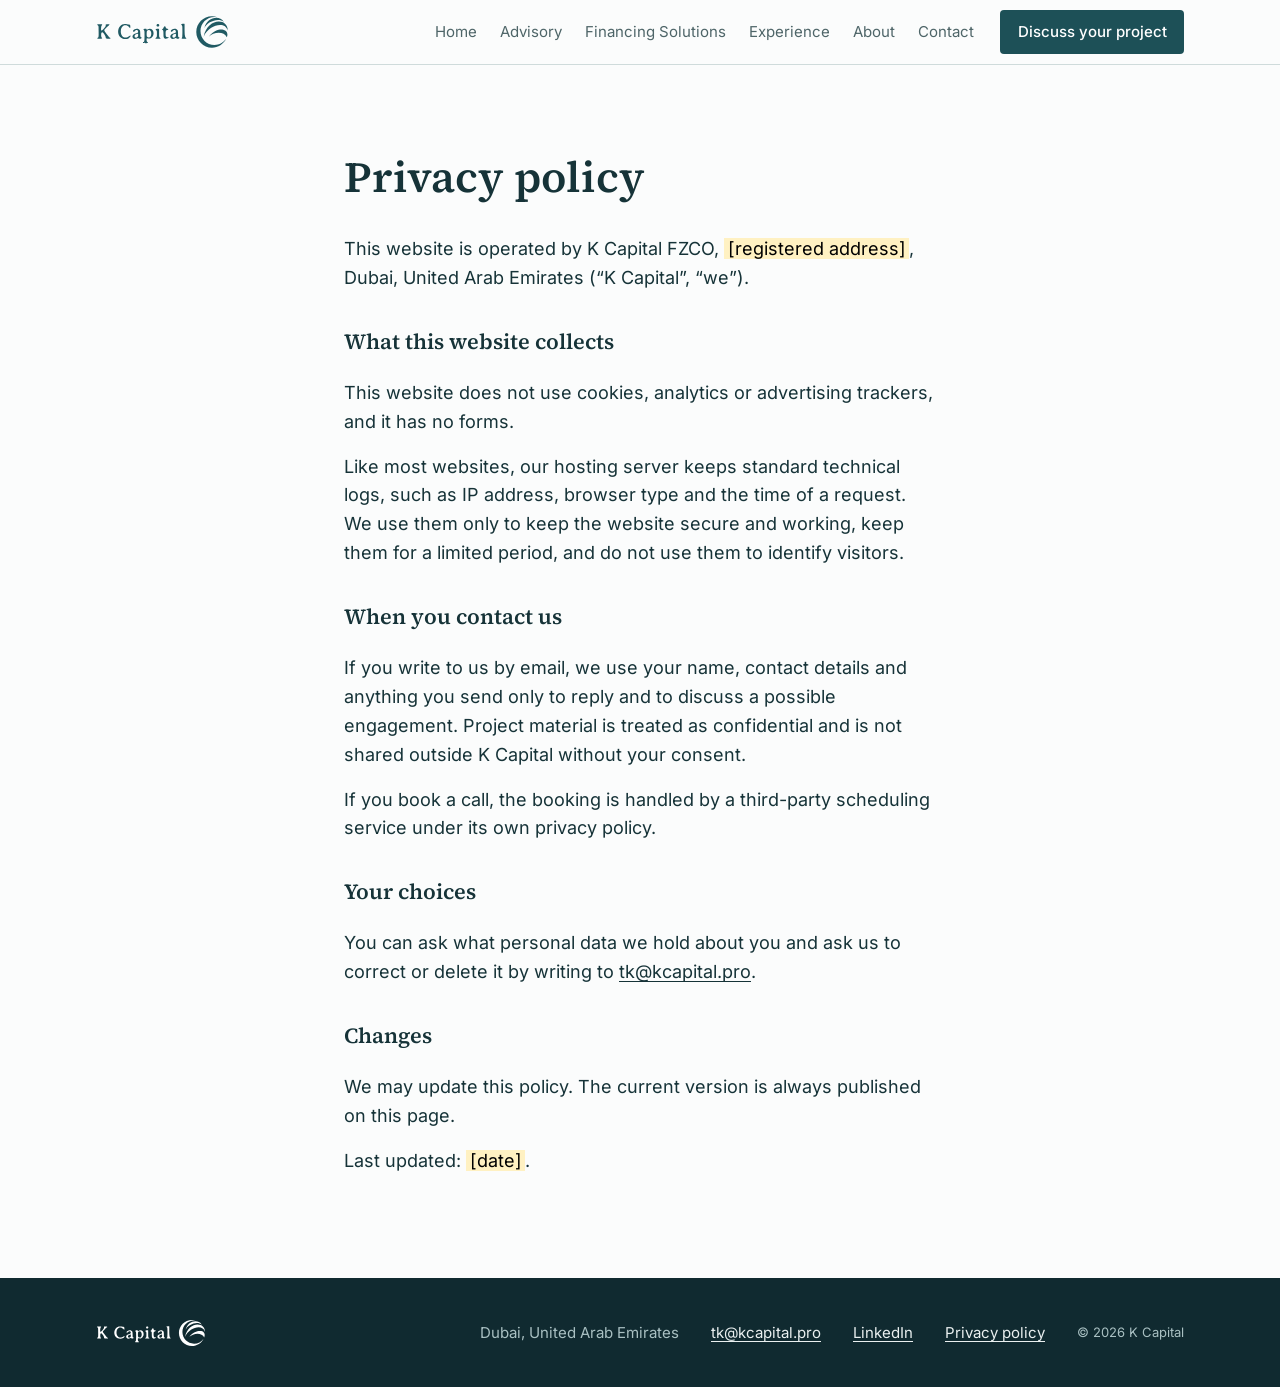
<file: docs/privacy.html>
<!DOCTYPE html>
<html lang="en" class="no-js">
<head>
  <meta charset="utf-8">
  <meta name="viewport" content="width=device-width, initial-scale=1">
  <title>Privacy policy | K Capital</title>
  <meta name="robots" content="noindex, nofollow">
  <meta name="theme-color" content="#FBFCFC">
  <link rel="icon" href="assets/favicon.svg" type="image/svg+xml">
  <link rel="stylesheet" href="style.css">
  <script>document.documentElement.classList.remove('no-js');</script>
</head>
<body>

  <!-- ЧЕРНОВИК, собран с ИИ. Тимур (или его юрист) проверяет текст до публикации на kcapital.pro.
       Жёлтым (<mark>) выделено то, что нужно заполнить: юридическое название компании, адрес, дата. -->

  <a class="skip" href="#main">Skip to content</a>

  <!-- ====================== Шапка (одинаковая на всех страницах) ======================
       Меняешь пункт меню или кнопку — поменяй во всех файлах *.html.
       стоит у пункта текущей страницы (в обоих меню).
       Ссылка кнопки Discuss your project задаётся в script.js (bookingUrl). -->
  <header class="nav">
    <div class="nav__inner">
      <a class="brand" href="index.html"><img src="assets/img/kcapital-logo.svg" alt="K Capital" width="845" height="216"></a>
      <nav class="nav__links" aria-label="Main">
        <a href="index.html">Home</a>
        <a href="advisory.html">Advisory</a>
        <a href="financing.html">Financing Solutions</a>
        <a href="experience.html">Experience</a>
        <a href="about.html">About</a>
        <a href="contact.html">Contact</a>
      </nav>
      <a class="btn btn--solid btn--sm nav__cta" href="contact.html" data-booking>Discuss your project</a>
      <details class="menu">
        <summary class="menu__toggle"><span class="menu__icon" aria-hidden="true"></span>Menu</summary>
        <nav class="menu__panel" aria-label="Main">
          <a href="index.html">Home</a>
          <a href="advisory.html">Advisory</a>
          <a href="financing.html">Financing Solutions</a>
          <a href="experience.html">Experience</a>
          <a href="about.html">About</a>
          <a href="contact.html">Contact</a>
          <a class="btn btn--solid" href="contact.html" data-booking>Discuss your project</a>
        </nav>
      </details>
    </div>
  </header>

  <main class="page" id="main">
    <div class="container prose">
      <h1>Privacy policy</h1>

      <p>This website is operated by K Capital FZCO, <mark>[registered address]</mark>, Dubai, United Arab Emirates (“K Capital”, “we”).</p>

      <h2>What this website collects</h2>
      <p>This website does not use cookies, analytics or advertising trackers, and it has no forms.</p>
      <p>Like most websites, our hosting server keeps standard technical logs, such as IP address, browser type and the time of a request. We use them only to keep the website secure and working, keep them for a limited period, and do not use them to identify visitors.</p>

      <h2>When you contact us</h2>
      <p>If you write to us by email, we use your name, contact details and anything you send only to reply and to discuss a possible engagement. Project material is treated as confidential and is not shared outside K Capital without your consent.</p>
      <p>If you book a call, the booking is handled by a third-party scheduling service under its own privacy policy.</p>

      <h2>Your choices</h2>
      <p>You can ask what personal data we hold about you and ask us to correct or delete it by writing to <a data-email data-email-text href="contact.html">tk [at] kcapital.pro</a>.</p>

      <h2>Changes</h2>
      <p>We may update this policy. The current version is always published on this page.</p>
      <p>Last updated: <mark>[date]</mark>.</p>
    </div>
  </main>

  <!-- ====================== Подвал (одинаковый на всех страницах) ====================== -->
  <footer class="footer">
    <div class="container footer__inner">
      <p class="brand brand--footer"><img src="assets/img/kcapital-logo-white.svg" alt="K Capital" width="845" height="216"></p>
      <p>Dubai, United Arab Emirates</p>
      <p><a data-email data-email-text href="contact.html">tk [at] kcapital.pro</a></p>
      <p><a href="https://www.linkedin.com/in/timur-khairetdinov/" rel="noopener">LinkedIn</a></p>
      <p><a href="privacy.html">Privacy policy</a></p>
      <p class="footer__copy">&copy; <span id="year">2026</span> K Capital</p>
    </div>
  </footer>

  <script src="script.js" defer></script>
</body>
</html>
</file>
<file: docs/style.css>
/* =========================================================================
   K Capital — стили. Ванильный CSS, без фреймворков. Один файл на все страницы.

   ГДЕ ЧТО МЕНЯТЬ:
   - Цвета            → блок :root (--primary, --bg, --ink, ...)
   - Размеры шрифтов  → переменные --step-*
   - Отступы секций   → --section-pad
   Тексты меняются в файлах *.html, а не здесь.
   ========================================================================= */

/* ---- Шрифты (самохостинг, только латиница) ------------------------------ */
@font-face { font-family: 'Source Serif 4'; font-style: normal; font-weight: 400; font-display: swap;
  src: url('assets/fonts/source-serif-4-latin-400-normal.woff2') format('woff2'); }
@font-face { font-family: 'Source Serif 4'; font-style: italic; font-weight: 400; font-display: swap;
  src: url('assets/fonts/source-serif-4-latin-400-italic.woff2') format('woff2'); }
@font-face { font-family: 'Source Serif 4'; font-style: normal; font-weight: 600; font-display: swap;
  src: url('assets/fonts/source-serif-4-latin-600-normal.woff2') format('woff2'); }
@font-face { font-family: Inter; font-style: normal; font-weight: 400; font-display: swap;
  src: url('assets/fonts/inter-latin-400-normal.woff2') format('woff2'); }
@font-face { font-family: Inter; font-style: normal; font-weight: 500; font-display: swap;
  src: url('assets/fonts/inter-latin-500-normal.woff2') format('woff2'); }
@font-face { font-family: Inter; font-style: normal; font-weight: 600; font-display: swap;
  src: url('assets/fonts/inter-latin-600-normal.woff2') format('woff2'); }

/* ---- Палитра и переменные ------------------------------------------------ */
:root {
  /* Палитра бренда из прототипа, который одобрил Тимур (ТЗ, раздел 4.5):
     primary #1D5057, foreground #163338, secondary #EAF0F0, dark section #16363D, hero accent #63888F */
  --primary:    #1D5057;   /* петрольный: кнопки, метки, акценты */
  --primary-hi: #163F45;   /* петрольный темнее: наведение на кнопку */
  --bg:         #FBFCFC;   /* основной светлый фон */
  --bg-alt:     #EAF0F0;   /* фон чередующихся секций (secondary бренда) */
  --surface:    #FFFFFF;   /* карточки */
  --ink:        #163338;   /* основной текст (foreground бренда) */
  --ink-soft:   #4E6568;   /* вторичный текст */
  --line:       #CFDBDB;   /* разделители */
  --dark:       #16363D;   /* тёмные секции (dark section бренда) */
  --dark-deep:  #102A30;   /* подвал */
  --dark-ink:   #EAF0F0;   /* текст на тёмном */
  --dark-soft:  #A9C0C2;   /* вторичный текст на тёмном */
  --dark-line:  rgba(234, 240, 240, 0.16);
  --accent:     #63888F;   /* hero accent бренда: только декор (кольца, линии), не для текста */

  --serif: 'Source Serif 4', Georgia, 'Times New Roman', serif;
  --sans: Inter, -apple-system, BlinkMacSystemFont, 'Segoe UI', Roboto, Arial, sans-serif;

  --step-h1:   clamp(2.1rem, 1.45rem + 3vw, 3.9rem);
  --step-h2:   clamp(1.7rem, 1.3rem + 1.8vw, 2.7rem);
  --step-h3:   clamp(1.15rem, 1.07rem + 0.35vw, 1.35rem);
  --step-lead: clamp(1.13rem, 1.03rem + 0.45vw, 1.4rem);
  --step-body: clamp(1.0625rem, 1.02rem + 0.18vw, 1.125rem);
  --step-sm:   0.875rem;

  --container: 1200px;
  --gutter: clamp(1.25rem, 4.5vw, 3.5rem);
  --section-pad: clamp(3rem, 8vw, 6.5rem);
  --measure: 64ch;
  --radius: 4px;
  --nav-h: 64px;
}

/* ---- База ---------------------------------------------------------------- */
*, *::before, *::after { box-sizing: border-box; }
html { scroll-behavior: smooth; -webkit-text-size-adjust: 100%; }
@media (prefers-reduced-motion: reduce) { html { scroll-behavior: auto; } }

body {
  margin: 0;
  font-family: var(--sans);
  font-size: var(--step-body);
  line-height: 1.6;
  color: var(--ink);
  background: var(--bg);
  -webkit-font-smoothing: antialiased;
  text-rendering: optimizeLegibility;
}

img, svg { display: block; max-width: 100%; }
a { color: inherit; text-underline-offset: 0.18em; }
p { margin: 0; text-wrap: pretty; }
h1, h2, h3, h4 { margin: 0; text-wrap: balance; }
ul, ol { margin: 0; padding: 0; }

[id] { scroll-margin-top: calc(var(--nav-h) + 12px); }

::selection { background: var(--primary); color: #fff; }

.container { max-width: var(--container); margin-inline: auto; padding-inline: var(--gutter); }

.skip {
  position: absolute; left: 1rem; top: -100px; z-index: 50;
  background: var(--primary); color: #fff; padding: 0.6rem 1rem; border-radius: var(--radius);
}
.skip:focus { top: 0.75rem; }

:focus-visible { outline: 2px solid var(--primary); outline-offset: 3px; }
.section--dark :focus-visible { outline-color: var(--dark-ink); }

/* ---- Метки, заголовки, текст -------------------------------------------- */
.eyebrow {
  display: flex; align-items: center; gap: 0.75rem;
  font-family: var(--sans); font-size: var(--step-sm); font-weight: 600; letter-spacing: 0.14em;
  text-transform: uppercase; line-height: 1.4; color: var(--primary); margin-bottom: 1.25rem;
}
.eyebrow::before { content: ''; width: 28px; height: 1px; background: currentColor; flex: none; }

.h2 {
  font-family: var(--serif); font-weight: 600; font-size: var(--step-h2);
  line-height: 1.15; letter-spacing: -0.01em; max-width: 22ch;
}
.h2--wide { max-width: 30ch; }
.h3 { font-family: var(--serif); font-weight: 600; font-size: var(--step-h3); line-height: 1.3; }

.head { margin-bottom: clamp(1.75rem, 4vw, 2.75rem); }

.lead { font-size: var(--step-lead); line-height: 1.5; max-width: 62ch; }
.lead--narrow { max-width: 60ch; }

.prose { max-width: var(--measure); }
.prose > * + * { margin-top: 1.1em; }
.prose > .list-title { margin-top: 2.25rem; }
.prose > .list-title:first-child { margin-top: 0; }
.prose > .btns { margin-top: 2rem; }

.note { color: var(--ink-soft); max-width: 60ch; margin-top: 2rem; }

/* Выделенная фраза внутри текста (в документе FINAL — жирным) */
.emph { font-family: var(--serif); font-weight: 600; font-size: var(--step-h3); line-height: 1.4; color: var(--primary); }

.statement {
  font-family: var(--serif); font-weight: 600; font-size: var(--step-lead); line-height: 1.35;
  color: var(--primary); max-width: 44ch;
  border-left: 3px solid var(--primary); padding-left: 1.1rem;
}

.list-title {
  font-family: var(--sans); font-size: var(--step-sm); font-weight: 600; letter-spacing: 0.12em;
  text-transform: uppercase; line-height: 1.4; color: var(--ink-soft); margin: 0 0 1rem;
}

/* Список строками с разделителями */
.list { list-style: none; }
.list li { padding: 0.75rem 0; border-bottom: 1px solid var(--line); }
.list li:first-child { border-top: 1px solid var(--line); }
/* Тот же список в две колонки на широком экране */
.list--grid { display: grid; column-gap: clamp(2rem, 5vw, 4.5rem); }
@media (min-width: 780px) {
  .list--grid { grid-template-columns: 1fr 1fr; }
  .list--grid li:nth-child(2) { border-top: 1px solid var(--line); }
}

/* Список с квадратными маркерами */
.ticks { list-style: none; }
.ticks li { position: relative; padding-left: 1.2rem; }
.ticks li + li { margin-top: 0.6rem; }
.ticks li::before {
  content: ''; position: absolute; left: 0; top: 0.68em; width: 5px; height: 5px; background: var(--primary);
}

/* ---- Кнопки -------------------------------------------------------------- */
.btns { display: flex; flex-wrap: wrap; gap: 0.75rem; margin-top: 2rem; }
.btn {
  display: inline-flex; align-items: center; justify-content: center; min-height: 48px;
  font: 500 1rem/1.2 var(--sans); padding: 0.9em 1.5em; border-radius: var(--radius);
  text-align: center; text-decoration: none; cursor: pointer; border: 1px solid transparent;
  transition: background-color .2s ease, color .2s ease, border-color .2s ease;
}
.btn--solid { background: var(--primary); color: #fff; }
.btn--solid:hover { background: var(--primary-hi); }
.btn--ghost { border-color: var(--ink); color: var(--ink); }
.btn--ghost:hover { background: var(--ink); color: var(--bg); }
.btn--light { background: var(--dark-ink); color: var(--dark); }
.btn--light:hover { background: #fff; }
.btn--ghost-light { border-color: var(--dark-ink); color: var(--dark-ink); }
.btn--ghost-light:hover { background: var(--dark-ink); color: var(--dark); }
.btn--sm { min-height: 44px; font-size: 0.9375rem; padding: 0.7em 1.1em; }

/* ---- Шапка --------------------------------------------------------------- */
/* На широком экране: логотип, меню строкой и кнопка. Уже 1100px: логотип, кнопка и «Menu». */
.nav {
  position: sticky; top: 0; z-index: 20;
  background: color-mix(in srgb, var(--bg) 92%, transparent);
  backdrop-filter: blur(8px);
  border-bottom: 1px solid var(--line);
}
.nav__inner {
  max-width: var(--container); margin-inline: auto; padding: 0 var(--gutter);
  min-height: var(--nav-h); display: flex; align-items: center; gap: clamp(1rem, 2vw, 1.75rem);
}
.brand {
  color: var(--primary); text-decoration: none; white-space: nowrap; margin-right: auto; padding-block: 0.45rem;
}
.brand img { height: 34px; width: auto; }
@media (max-width: 480px) { .brand img { height: 30px; } }
.brand--footer img { height: 28px; }

.nav__links { display: flex; gap: clamp(1rem, 1.8vw, 1.75rem); }
.nav__links a {
  font-size: 0.9375rem; color: var(--ink-soft); text-decoration: none; white-space: nowrap;
  padding: 0.6rem 0; border-bottom: 1px solid transparent;
}
.nav__links a:hover { color: var(--ink); border-bottom-color: var(--ink); }
.nav__links a[aria-current="page"] { color: var(--ink); border-bottom-color: var(--primary); }

.menu { display: none; }
@media (max-width: 1099px) {
  .nav__links { display: none; }
  .menu { display: block; }
}
@media (max-width: 599px) { .nav__cta { display: none; } }

.menu__toggle {
  list-style: none; cursor: pointer; display: inline-flex; align-items: center; gap: 0.6rem;
  min-height: 44px; padding: 0 0.95rem; border: 1px solid var(--ink); border-radius: var(--radius);
  font: 500 0.9375rem/1 var(--sans); color: var(--ink); user-select: none;
}
.menu__toggle::-webkit-details-marker { display: none; }
.menu__icon { position: relative; width: 16px; height: 12px; flex: none;
  border-block: 1.5px solid currentColor; }
.menu__icon::before { content: ''; position: absolute; left: 0; right: 0; top: 50%; height: 1.5px;
  margin-top: -0.75px; background: currentColor; }
.menu[open] .menu__icon { border-color: transparent; }
.menu[open] .menu__icon::before { transform: rotate(45deg); }
.menu[open] .menu__icon::after { content: ''; position: absolute; left: 0; right: 0; top: 50%; height: 1.5px;
  margin-top: -0.75px; background: currentColor; transform: rotate(-45deg); }

.menu__panel {
  position: absolute; left: 0; right: 0; top: 100%;
  display: flex; flex-direction: column;
  background: var(--bg); border-bottom: 1px solid var(--line);
  box-shadow: 0 16px 32px rgba(22, 51, 56, 0.10);
  padding: 0.25rem var(--gutter) 1.5rem;
  max-height: calc(100vh - var(--nav-h)); overflow-y: auto;
}
.menu__panel a:not(.btn) {
  display: flex; align-items: center; min-height: 52px;
  border-bottom: 1px solid var(--line); text-decoration: none; font-size: 1.0625rem; color: var(--ink);
}
.menu__panel a[aria-current="page"] { color: var(--primary); font-weight: 600; }
.menu__panel .btn { margin-top: 1.25rem; }

/* ---- Hero главной -------------------------------------------------------- */
.hero { position: relative; overflow: hidden; padding-block: clamp(2.75rem, 7vw, 6rem) var(--section-pad); }
.hero__grid { position: relative; z-index: 1; display: grid; gap: clamp(2rem, 4vw, 4rem); align-items: end; }
@media (min-width: 980px) { .hero__grid { grid-template-columns: minmax(0, 1.55fr) minmax(0, 0.75fr); } }
.hero__title {
  font-family: var(--serif); font-weight: 600; font-size: var(--step-h1);
  line-height: 1.08; letter-spacing: -0.015em; max-width: 21ch; color: var(--ink);
}
.hero__lead { font-size: var(--step-lead); line-height: 1.55; color: var(--ink-soft); max-width: 58ch; margin-top: 1.5rem; }

.hero__orbit {
  position: absolute; z-index: 0; width: min(78vw, 640px); height: auto;
  right: max(-180px, -14vw); top: 50%; transform: translateY(-50%);
  fill: none; stroke: var(--accent); stroke-width: 1; opacity: 0.35; pointer-events: none;
}
@media (max-width: 720px) { .hero__orbit { width: 120vw; right: -60vw; top: 22%; opacity: 0.2; } }

.founder-card {
  display: flex; align-items: center; gap: 1rem;
  background: var(--surface); border: 1px solid var(--line); border-radius: var(--radius);
  padding: 1.1rem 1.25rem;
}
.founder-card__photo, .about__photo {
  flex: none; display: grid; place-items: center; overflow: hidden;
  background: var(--primary); color: #fff; font-family: var(--serif); font-weight: 600;
}
.founder-card__photo { width: 96px; height: 96px; border-radius: 50%; font-size: 1.5rem; }
.founder-card__photo img, .about__photo img { width: 100%; height: 100%; object-fit: cover; }
.founder-card__name { font-family: var(--serif); font-weight: 600; font-size: 1.2rem; line-height: 1.25; }
.founder-card__role { font-size: 0.9375rem; color: var(--ink); }
.founder-card__place { font-size: 0.875rem; color: var(--ink-soft); }
/* На десктопе карточка вертикальная: фото сверху, имя не переносится */
@media (min-width: 980px) {
  .founder-card { flex-direction: column; align-items: flex-start; gap: 1rem; padding: 1.5rem; }
  .founder-card__photo { width: 112px; height: 112px; }
}

/* ---- Шапка внутренних страниц ------------------------------------------- */
.page-hero { background: var(--bg-alt); padding-block: clamp(2.5rem, 6vw, 5rem); }
.page-hero__title {
  font-family: var(--serif); font-weight: 600; font-size: var(--step-h1);
  line-height: 1.1; letter-spacing: -0.015em; max-width: 22ch;
}
.page-hero__lead { font-size: var(--step-lead); line-height: 1.55; color: var(--ink-soft); max-width: 60ch; margin-top: 1.25rem; }

/* ---- Секции -------------------------------------------------------------- */
.section { padding-block: var(--section-pad); }
.section--alt { background: var(--bg-alt); }
.section--dark { background: var(--dark); color: var(--dark-ink); }
.section--dark .h2, .section--dark .h3 { color: #fff; }
.section--dark .eyebrow, .section--dark .list-title, .section--dark .note { color: var(--dark-soft); }
.section--dark .list li, .section--dark .list--grid li { border-color: var(--dark-line); }
.section--dark .ticks li::before { background: var(--dark-ink); }

.split { display: grid; gap: clamp(1.5rem, 4vw, 4.5rem); }
@media (min-width: 900px) { .split { grid-template-columns: minmax(0, 5fr) minmax(0, 7fr); align-items: start; } }
.split--loose { row-gap: 3rem; }
/* Заголовок в левой колонке едет вместе с длинным текстом справа */
@media (min-width: 900px) { .sticky { position: sticky; top: calc(var(--nav-h) + 2rem); } }

/* Два-три тезиса колонками */
.points { display: grid; gap: clamp(1.75rem, 3.5vw, 3rem) clamp(2rem, 5vw, 4.5rem); }
@media (min-width: 780px) { .points { grid-template-columns: 1fr 1fr; } }
@media (min-width: 980px) { .points--3 { grid-template-columns: repeat(3, 1fr); } }
.point { border-top: 1px solid var(--line); padding-top: 1.25rem; }
.point > .h3, .point > h3 { font-family: var(--serif); font-weight: 600; font-size: var(--step-h3); line-height: 1.3; margin-bottom: 0.6rem; }
.point > p + p { margin-top: 0.9em; }
.section--dark .point { border-color: var(--dark-line); }

/* Финальный призыв страницы */
.closing .lead { margin-top: 1.25rem; }

/* ---- Главная: четыре шага ------------------------------------------------ */
.steps { list-style: none; display: grid; gap: clamp(1.75rem, 3vw, 2.5rem) clamp(2rem, 5vw, 4.5rem); }
@media (min-width: 780px) { .steps { grid-template-columns: 1fr 1fr; } }
.step { border-top: 2px solid var(--primary); padding-top: 1.25rem; display: flex; flex-direction: column; gap: 0.6rem; }
.step__num { font-size: var(--step-sm); font-weight: 600; letter-spacing: 0.1em; color: var(--primary); font-variant-numeric: tabular-nums; }
.step__title { font-family: var(--serif); font-weight: 600; font-size: var(--step-h3); line-height: 1.25; }

/* ---- Главная: кому помогаем --------------------------------------------- */
.clients { list-style: none; display: grid; gap: 1.25rem clamp(2rem, 5vw, 4.5rem); }
@media (min-width: 780px) { .clients { grid-template-columns: 1fr 1fr; } }
.clients li { border-left: 3px solid var(--primary); padding: 0.1rem 0 0.1rem 1.1rem; }
.clients strong { font-weight: 600; }

/* ---- Sectors and markets ------------------------------------------------- */
.columns { display: grid; gap: 0 clamp(2rem, 5vw, 4.5rem); }
@media (min-width: 780px) { .columns { grid-template-columns: 1fr 1fr; } }
.columns .list-title { margin-top: 1.5rem; }
.columns .list li { font-family: var(--serif); font-size: var(--step-h3); line-height: 1.35; padding: 0.8rem 0; }
.columns + .lead { margin-top: clamp(2.5rem, 5vw, 3.5rem); }

/* ---- Advisory: услуга --------------------------------------------------- */
.service__num { font-size: var(--step-sm); font-weight: 600; letter-spacing: 0.1em; color: var(--primary);
  font-variant-numeric: tabular-nums; margin-bottom: 0.75rem; }
.subhead { font-family: var(--serif); font-weight: 600; font-size: var(--step-h3); line-height: 1.3; }

/* ---- Financing: строки «заголовок слева, текст справа» ------------------- */
.rows { border-bottom: 1px solid var(--line); }
.row { display: grid; gap: 0.75rem clamp(2rem, 5vw, 4.5rem); padding-block: clamp(1.5rem, 3vw, 2.25rem); border-top: 1px solid var(--line); }
@media (min-width: 900px) { .row { grid-template-columns: minmax(0, 5fr) minmax(0, 7fr); } }

/* ---- Experience ---------------------------------------------------------- */
.xp { display: grid; gap: clamp(2.5rem, 5vw, 3.5rem); }
.xp__group { display: grid; gap: 0.5rem clamp(2rem, 5vw, 4.5rem); border-top: 2px solid var(--primary); padding-top: 1.25rem; }
@media (min-width: 900px) { .xp__group { grid-template-columns: minmax(0, 4fr) minmax(0, 8fr); } }
.deals { list-style: none; }
.deal { padding: 0.9rem 0 1.1rem; }
.deal + .deal { border-top: 1px solid var(--line); }
@media (min-width: 900px) { .deal:first-child { padding-top: 0; } }
.deal__title { font-family: var(--serif); font-weight: 600; font-size: var(--step-h3); line-height: 1.3; }
.deal__tags { display: flex; flex-wrap: wrap; gap: 0.4rem; margin-top: 0.6rem; }
.deal__tags span {
  font-size: 0.875rem; line-height: 1.3; color: var(--primary);
  border: 1px solid color-mix(in srgb, var(--primary) 35%, transparent); border-radius: 999px; padding: 0.2rem 0.65rem;
}

/* ---- About --------------------------------------------------------------- */
.about { display: grid; gap: clamp(2rem, 5vw, 4.5rem); }
@media (min-width: 980px) { .about { grid-template-columns: minmax(0, 0.32fr) minmax(0, 1fr); align-items: start; } }
/* На телефоне: фото слева, имя и должность столбиком справа. На десктопе: колонка с крупным фото. */
.about__person { display: grid; grid-template-columns: auto 1fr; column-gap: 1rem; align-items: center; }
.about__person .about__photo { grid-row: span 2; }
.about__person .about__name { align-self: end; }
.about__person .about__role { align-self: start; }
@media (min-width: 980px) {
  .about__person { position: sticky; top: calc(var(--nav-h) + 2rem); display: flex; flex-direction: column; align-items: flex-start; gap: 0.25rem; }
  .about__person .about__photo { margin-bottom: 0.75rem; }
  .about__person .about__name, .about__person .about__role { align-self: auto; }
}
.about__photo { width: 96px; height: 96px; border-radius: 50%; font-size: 1.9rem; }
@media (min-width: 980px) { .about__photo { width: 220px; height: 220px; } }
.about__name { font-family: var(--serif); font-weight: 600; font-size: 1.3rem; line-height: 1.25; }
.about__role { color: var(--ink-soft); font-size: 0.9375rem; }
.about__body .lead { font-family: var(--serif); font-size: clamp(1.3rem, 1.1rem + 0.9vw, 1.8rem); line-height: 1.35; max-width: 38ch; }
.roles { display: grid; gap: clamp(1.5rem, 3vw, 2.25rem) clamp(2rem, 4vw, 3.5rem); margin-top: clamp(2rem, 4vw, 3rem); }
@media (min-width: 780px) { .roles { grid-template-columns: 1fr 1fr; } }
.role { border-top: 1px solid var(--line); padding-top: 1.1rem; }
.role h3 { font-family: var(--serif); font-weight: 600; font-size: var(--step-h3); margin-bottom: 0.5rem; }

/* Подпись под письмом основателя */
.signature { border-top: 1px solid var(--line); padding-top: 1rem; }
.signature span { display: block; }
.signature__name { font-family: var(--serif); font-weight: 600; font-size: 1.2rem; }
.signature__role { color: var(--ink-soft); font-size: 0.9375rem; }

/* ---- Contact (тёмная секция) --------------------------------------------- */
.contact-card { color: var(--dark-soft); }
.contact-card p + p { margin-top: 0.2rem; }
.contact-card__name { font-family: var(--serif); font-weight: 600; font-size: 1.35rem; color: var(--dark-ink); }
.contact-card a { color: var(--dark-ink); display: inline-block; padding-block: 0.55rem; }

/* ---- Подвал -------------------------------------------------------------- */
.footer { background: var(--dark-deep); color: var(--dark-soft); font-size: 0.9375rem; padding-block: 2rem; }
.footer__inner { display: flex; flex-wrap: wrap; align-items: center; gap: 0.75rem 2rem; }
.footer a { color: var(--dark-ink); display: inline-block; padding-block: 0.65rem; }
.brand--footer { color: var(--dark-ink); margin-right: auto; }
.footer__copy { width: 100%; font-size: 0.8125rem; }
@media (min-width: 780px) { .footer__copy { width: auto; } }

/* ---- Страница Privacy ---------------------------------------------------- */
.page { padding-block: clamp(2.5rem, 6vw, 5rem) var(--section-pad); }
.page h1 { font-family: var(--serif); font-weight: 600; font-size: var(--step-h2); margin-bottom: 1.5rem; }
.page h2 { font-family: var(--serif); font-weight: 600; font-size: var(--step-h3); margin: 2rem 0 0.6rem; }
.page p + p { margin-top: 0.9em; }
.page mark { background: #FFF1C2; padding: 0 0.2em; }
</file>
